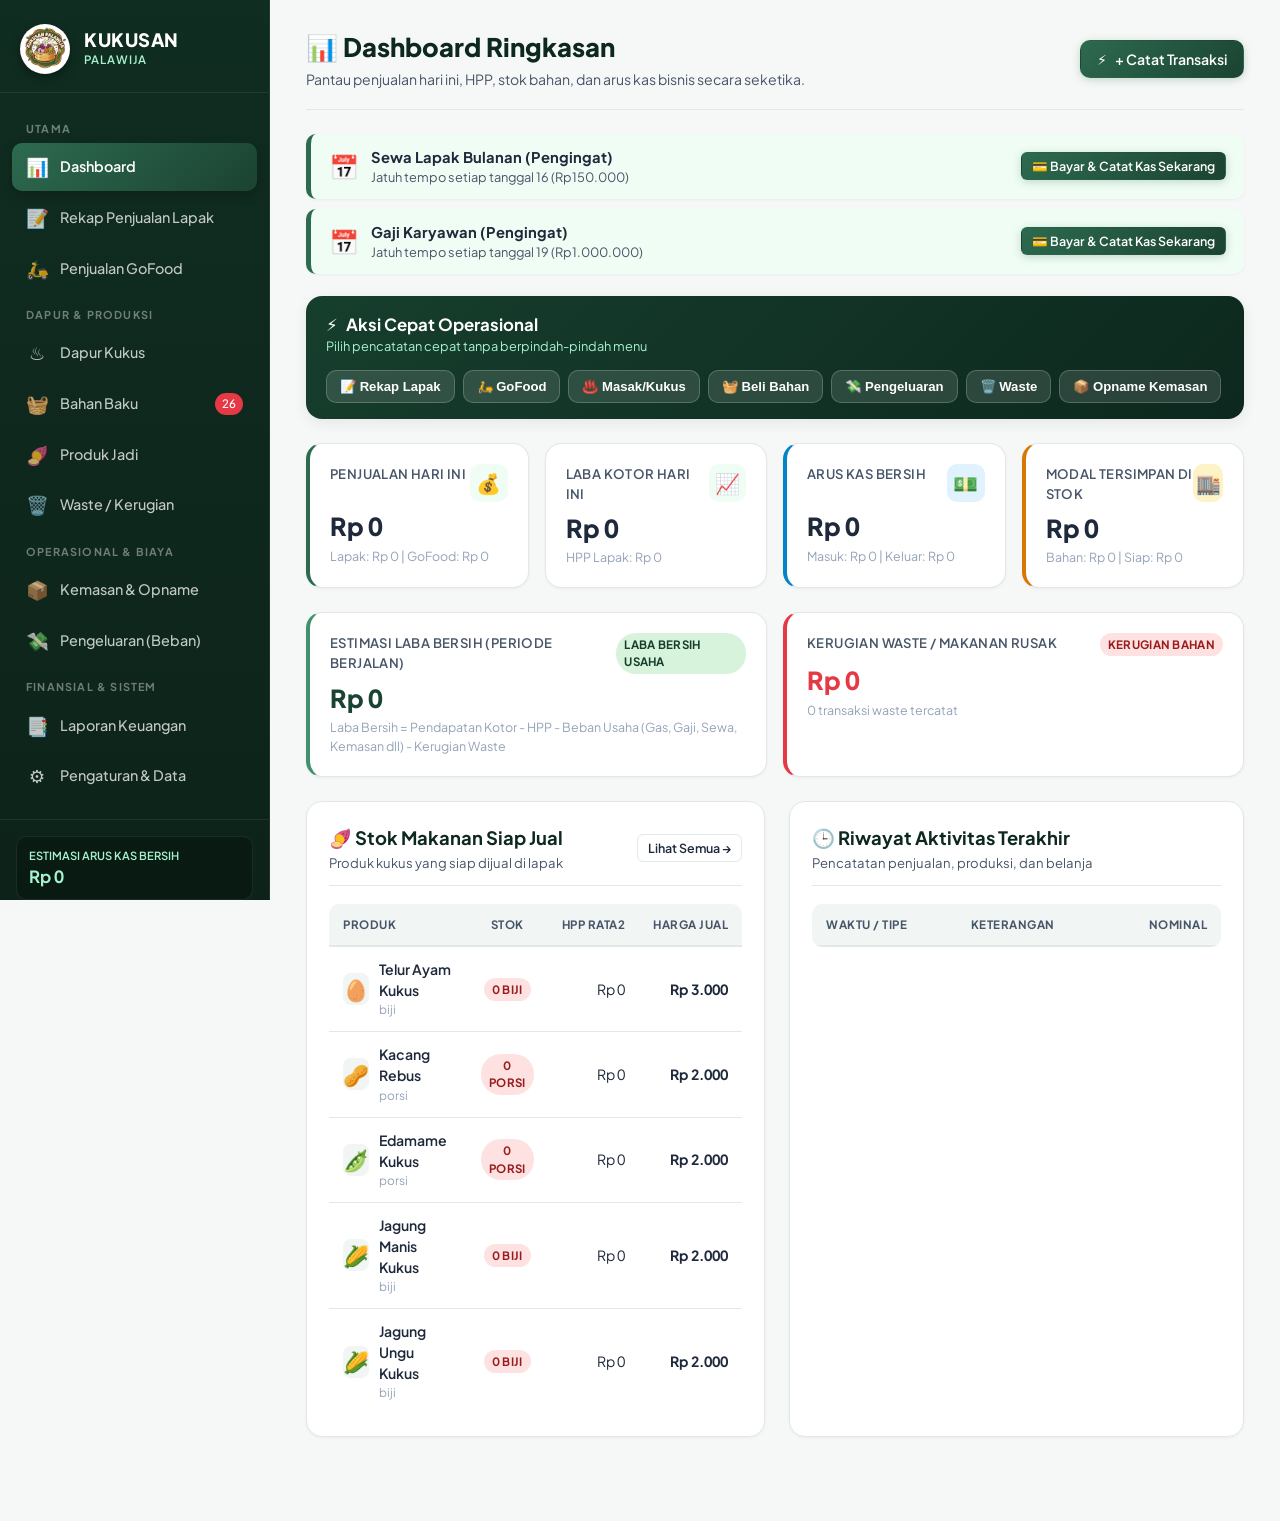
<file: index.html>
<!DOCTYPE html>
<html lang="id">
<head>
  <meta charset="UTF-8">
  <meta name="viewport" content="width=device-width, initial-scale=1.0">
  <title>KUKUSAN PALAWIJA - Sistem Operasional & Keuangan Cerdas</title>
  <meta name="description" content="Aplikasi pencatatan operasional, persediaan MWA, HPP, laba rugi, dan arus kas usaha Kukusan Palawija.">
  <link rel="stylesheet" href="css/style.css">
  <link rel="icon" type="image/png" href="assets/logo.png">
</head>
<body>

  <div class="app-wrapper">
    <!-- SIDEBAR NAVIGASI -->
    <aside class="app-sidebar" id="appSidebar">
      <div class="brand-header">
        <img src="assets/logo.png" alt="Logo Kukusan Palawija" class="brand-logo-img">
        <div class="brand-title">
          <h1>KUKUSAN</h1>
          <div class="brand-tagline">PALAWIJA</div>
        </div>
      </div>

      <ul class="nav-menu">
        <li class="nav-category">UTAMA</li>
        <li>
          <a class="nav-item active" data-view="dashboard" id="navDashboard">
            <span class="icon">📊</span>
            <span>Dashboard</span>
          </a>
        </li>
        <li>
          <a class="nav-item" data-view="pos" id="navPos">
            <span class="icon">📝</span>
            <span>Rekap Penjualan Lapak</span>
          </a>
        </li>
        <li>
          <a class="nav-item" data-view="gofood" id="navGofood">
            <span class="icon">🛵</span>
            <span>Penjualan GoFood</span>
          </a>
        </li>

        <li class="nav-category">DAPUR & PRODUKSI</li>
        <li>
          <a class="nav-item" data-view="production" id="navProduction">
            <span class="icon">♨️</span>
            <span>Dapur Kukus</span>
          </a>
        </li>
        <li>
          <a class="nav-item" data-view="raw" id="navRaw">
            <span class="icon">🧺</span>
            <span>Bahan Baku</span>
            <span class="nav-badge" id="badgeLowRaw" style="display:none;">0</span>
          </a>
        </li>
        <li>
          <a class="nav-item" data-view="finished" id="navFinished">
            <span class="icon">🍠</span>
            <span>Produk Jadi</span>
          </a>
        </li>
        <li>
          <a class="nav-item" data-view="waste" id="navWaste">
            <span class="icon">🗑️</span>
            <span>Waste / Kerugian</span>
          </a>
        </li>

        <li class="nav-category">OPERASIONAL & BIAYA</li>
        <li>
          <a class="nav-item" data-view="packaging" id="navPackaging">
            <span class="icon">📦</span>
            <span>Kemasan & Opname</span>
          </a>
        </li>
        <li>
          <a class="nav-item" data-view="expenses" id="navExpenses">
            <span class="icon">💸</span>
            <span>Pengeluaran (Beban)</span>
          </a>
        </li>

        <li class="nav-category">FINANSIAL & SISTEM</li>
        <li>
          <a class="nav-item" data-view="reports" id="navReports">
            <span class="icon">📑</span>
            <span>Laporan Keuangan</span>
          </a>
        </li>
        <li>
          <a class="nav-item" data-view="settings" id="navSettings">
            <span class="icon">⚙️</span>
            <span>Pengaturan & Data</span>
          </a>
        </li>
      </ul>

      <div class="sidebar-footer">
        <div class="quick-cash-display">
          <div class="quick-cash-label">Estimasi Arus Kas Bersih</div>
          <div class="quick-cash-val num" id="sidebarCashVal">Rp 0</div>
        </div>
        <div style="font-size:0.75rem; text-align:center; opacity:0.7;">
          Kukusan Palawija v1.0
        </div>
      </div>
    </aside>

    <!-- KONTEN UTAMA APLIKASI -->
    <main class="app-main" id="appMain">
      
      <!-- TOP HEADER BAR -->
      <header class="top-header">
        <div class="page-title-wrap">
          <h2 id="pageMainHeading">📊 Dashboard Ringkasan</h2>
          <p id="pageMainSub">Pantau penjualan hari ini, HPP, stok bahan, dan arus kas bisnis secara seketika.</p>
        </div>
        <div class="header-actions">
          <button class="btn btn-primary" id="btnQuickActionOpen">
            <span>⚡</span> + Catat Transaksi
          </button>
        </div>
      </header>

      <!-- ========================================================
           VIEW 1: DASHBOARD
           ======================================================== -->
      <section id="viewDashboard" class="view-section active">
        <!-- RECURRING ALERTS (GAJI TGL 19 & SEWA TGL 16) -->
        <div id="recurringAlertContainer" class="recurring-alert-container"></div>

        <!-- QUICK ACTION BAR -->
        <div class="quick-action-bar">
          <div class="quick-action-left">
            <h3><span>⚡</span> Aksi Cepat Operasional</h3>
            <p>Pilih pencatatan cepat tanpa berpindah-pindah menu</p>
          </div>
          <div class="quick-buttons-row">
            <button class="btn-quick" onclick="app.switchView('pos')">📝 Rekap Lapak</button>
            <button class="btn-quick" onclick="app.openModal('modalGoFood')">🛵 GoFood</button>
            <button class="btn-quick" onclick="app.openModal('modalProduction')">♨️ Masak/Kukus</button>
            <button class="btn-quick" onclick="app.openModal('modalPurchase')">🧺 Beli Bahan</button>
            <button class="btn-quick" onclick="app.openModal('modalExpense')">💸 Pengeluaran</button>
            <button class="btn-quick" onclick="app.openModal('modalWaste')">🗑️ Waste</button>
            <button class="btn-quick" onclick="app.openModal('modalPackagingAudit')">📦 Opname Kemasan</button>
          </div>
        </div>

        <!-- KPI SUMMARY CARDS -->
        <div class="stats-grid">
          <!-- Penjualan Hari Ini -->
          <div class="stat-card highlight-profit">
            <div class="stat-card-header">
              <span class="stat-card-title">Penjualan Hari Ini</span>
              <div class="stat-card-icon">💰</div>
            </div>
            <div class="stat-card-value num" id="dashTodaySales">Rp 0</div>
            <div class="stat-card-subtitle" id="dashTodaySalesSub">Lapak: Rp 0 | GoFood: Rp 0</div>
          </div>

          <!-- Laba Kotor Hari Ini -->
          <div class="stat-card">
            <div class="stat-card-header">
              <span class="stat-card-title">Laba Kotor Hari Ini</span>
              <div class="stat-card-icon">📈</div>
            </div>
            <div class="stat-card-value num" id="dashTodayGrossProfit">Rp 0</div>
            <div class="stat-card-subtitle" id="dashTodayHppSub">HPP Lapak: Rp 0</div>
          </div>

          <!-- Arus Kas Bersih (Bulan Ini) -->
          <div class="stat-card highlight-cash blue">
            <div class="stat-card-header">
              <span class="stat-card-title">Arus Kas Bersih</span>
              <div class="stat-card-icon">💵</div>
            </div>
            <div class="stat-card-value num" id="dashNetCashFlow">Rp 0</div>
            <div class="stat-card-subtitle" id="dashCashInOutSub">Masuk: Rp 0 | Keluar: Rp 0</div>
          </div>

          <!-- Modal Tersimpan di Stok -->
          <div class="stat-card highlight-stock gold">
            <div class="stat-card-header">
              <span class="stat-card-title">Modal Tersimpan di Stok</span>
              <div class="stat-card-icon">🏬</div>
            </div>
            <div class="stat-card-value num" id="dashTotalInventoryVal">Rp 0</div>
            <div class="stat-card-subtitle" id="dashInventorySplitSub">Bahan: Rp 0 | Siap Jual: Rp 0</div>
          </div>
        </div>

        <!-- SECOND ROW STATS: LABA BERSIH & KERUGIAN WASTE -->
        <div class="stats-grid" style="grid-template-columns: 1fr 1fr; margin-bottom: 24px;">
          <div class="stat-card" style="border-left: 4px solid var(--primary-500);">
            <div class="stat-card-header">
              <span class="stat-card-title">Estimasi Laba Bersih (Periode Berjalan)</span>
              <span class="badge badge-brand">Laba Bersih Usaha</span>
            </div>
            <div class="stat-card-value num" id="dashNetProfitVal" style="color:var(--primary-700)">Rp 0</div>
            <div class="stat-card-subtitle">
              Laba Bersih = Pendapatan Kotor - HPP - Beban Usaha (Gas, Gaji, Sewa, Kemasan dll) - Kerugian Waste
            </div>
          </div>

          <div class="stat-card highlight-waste accent">
            <div class="stat-card-header">
              <span class="stat-card-title">Kerugian Waste / Makanan Rusak</span>
              <span class="badge badge-danger">Kerugian Bahan</span>
            </div>
            <div class="stat-card-value num" id="dashWasteLossVal" style="color:var(--danger-600)">Rp 0</div>
            <div class="stat-card-subtitle" id="dashWasteItemsCount">
              0 insiden makanan rusak/basi tercatat
            </div>
          </div>
        </div>

        <!-- 2 COLUMNS: STOCK MONITOR & RECENT ACTIVITIES -->
        <div style="display: grid; grid-template-columns: 1fr 1fr; gap: 24px;">
          <!-- Card 1: Stok Siap Jual Terpopuler -->
          <div class="card">
            <div class="card-header">
              <div>
                <h3 class="card-title">🍠 Stok Makanan Siap Jual</h3>
                <div class="card-subtitle">Produk kukus yang siap dijual di lapak</div>
              </div>
              <button class="btn btn-secondary btn-sm" onclick="app.switchView('finished')">Lihat Semua →</button>
            </div>
            <div class="table-responsive">
              <table class="data-table">
                <thead>
                  <tr>
                    <th>Produk</th>
                    <th class="text-center">Stok</th>
                    <th class="text-right">HPP Rata2</th>
                    <th class="text-right">Harga Jual</th>
                  </tr>
                </thead>
                <tbody id="dashTopFinishedGoodsTable">
                  <!-- Populated by JS -->
                </tbody>
              </table>
            </div>
          </div>

          <!-- Card 2: Aktivitas Terakhir -->
          <div class="card">
            <div class="card-header">
              <div>
                <h3 class="card-title">🕒 Riwayat Aktivitas Terakhir</h3>
                <div class="card-subtitle">Pencatatan penjualan, produksi, dan belanja</div>
              </div>
            </div>
            <div class="table-responsive">
              <table class="data-table">
                <thead>
                  <tr>
                    <th>Waktu / Tipe</th>
                    <th>Keterangan</th>
                    <th class="text-right">Nominal</th>
                  </tr>
                </thead>
                <tbody id="dashRecentActivityTable">
                  <!-- Populated by JS -->
                </tbody>
              </table>
            </div>
          </div>
        </div>
      </section>

      <!-- ========================================================
           VIEW 2: REKAP PENJUALAN LAPAK (TUTUP HARIAN)
           ======================================================== -->
      <section id="viewPos" class="view-section">
        
        <!-- Bar Kontrol Rekap Harian Lapak -->
        <div class="card" style="margin-bottom: 20px;">
          <div class="card-header" style="margin-bottom:14px; padding-bottom:10px;">
            <div>
              <h3 class="card-title">📝 Rekap Penjualan & Tutup Harian Lapak</h3>
              <div class="card-subtitle">
                Cukup catat total uang hasil penjualan hari ini dan sisa stok fisik di lapak. Sistem otomatis menghitung jumlah produk terjual, HPP, serta laba kotor hari ini.
              </div>
            </div>
            <div style="display:flex; gap:10px; align-items:center;">
              <button class="btn btn-secondary btn-sm" type="button" onclick="app.setAllRekapZero()">
                ⚡ Tandai Semua Sisa = 0 (Habis)
              </button>
            </div>
          </div>

          <form id="formDailyClosing" onsubmit="app.handleDailyClosingSubmit(event)">
            <!-- Form Grid: Tanggal, Total Pendapatan, Metode Bayar -->
            <div class="form-row-3" style="margin-bottom: 16px;">
              <div class="form-group" style="margin-bottom:0;">
                <label class="form-label">📅 Tanggal Rekap / Tutup</label>
                <input type="date" id="rekapDate" class="form-control" required>
              </div>

              <div class="form-group" style="margin-bottom:0;">
                <label class="form-label">💵 Total Pendapatan Lapak (Rp) *</label>
                <input type="number" id="rekapTotalRevenue" class="form-control" placeholder="Contoh: 250000" min="0" required oninput="app.recalcDailyClosingTotals()" style="font-weight:700; font-size:1.05rem; color:var(--primary-800);">
                <div class="form-hint">Total uang tunai + QRIS yang masuk hari ini</div>
              </div>

              <div class="form-group" style="margin-bottom:0;">
                <label class="form-label">💳 Metode Penerimaan Kas</label>
                <select id="rekapPaymentMethod" class="form-select">
                  <option value="Tunai">💵 Tunai (Cash)</option>
                  <option value="QRIS">📱 QRIS / E-Wallet</option>
                  <option value="Campuran (Tunai + QRIS)">🔄 Campuran (Tunai + QRIS)</option>
                  <option value="Transfer">🏦 Transfer Bank</option>
                </select>
              </div>
            </div>

            <!-- Live KPI Summary Bar -->
            <div class="stats-grid" style="margin-bottom: 20px; grid-template-columns: repeat(auto-fit, minmax(200px, 1fr));">
              <div class="stat-card highlight-cash" style="padding:14px;">
                <div class="stat-card-title">Total Omset Lapak</div>
                <div class="stat-card-value num" id="rekapLiveOmset" style="font-size:1.35rem; color:var(--primary-800);">Rp 0</div>
                <div class="stat-card-subtitle">Pendapatan kotor hari ini</div>
              </div>
              <div class="stat-card gold" style="padding:14px;">
                <div class="stat-card-title">Total Terjual</div>
                <div class="stat-card-value num" id="rekapLiveQtySold" style="font-size:1.35rem; color:var(--accent-gold);">0 porsi</div>
                <div class="stat-card-subtitle">Selisih stok - sisa lapak</div>
              </div>
              <div class="stat-card accent" style="padding:14px;">
                <div class="stat-card-title">Total HPP Terjual</div>
                <div class="stat-card-value num" id="rekapLiveHpp" style="font-size:1.35rem; color:var(--accent-terracotta);">Rp 0</div>
                <div class="stat-card-subtitle">Beban modal produk terjual</div>
              </div>
              <div class="stat-card highlight-profit" style="padding:14px;">
                <div class="stat-card-title">Laba Kotor Lapak</div>
                <div class="stat-card-value num" id="rekapLiveGrossProfit" style="font-size:1.35rem; color:var(--primary-700);">Rp 0</div>
                <div class="stat-card-subtitle" id="rekapLiveMarginPct">Margin: 0%</div>
              </div>
            </div>

            <!-- Tabel Pengecekan Sisa Stok & Terjual -->
            <div class="card-header" style="margin-bottom:10px; padding-bottom:8px; border-bottom:1px solid var(--border-light);">
              <div>
                <h4 style="font-size:0.95rem; font-weight:700; color:var(--text-primary);">
                  📦 Cek Sisa Produk di Lapak
                </h4>
                <span style="font-size:0.8rem; color:var(--text-muted);" id="rekapTableSubHint">
                  Hanya menampilkan menu yang memiliki stok siap jual. Cukup isi sisa produk di lapak.
                </span>
              </div>
              <div style="display:flex; gap:8px;">
                <button type="button" class="btn btn-secondary btn-sm" id="btnToggleShowAllRekap" onclick="app.toggleShowAllRekapProducts()">
                  👁️ Tampilkan Semua Menu
                </button>
              </div>
            </div>

            <div class="table-responsive" style="margin-bottom: 20px;">
              <table class="data-table">
                <thead>
                  <tr>
                    <th>Menu Produk</th>
                    <th class="text-center" style="width:140px;">Stok Siap Jual</th>
                    <th class="text-center" style="width:180px; background:rgba(64,145,108,0.08);">Sisa di Lapak (Fisik)</th>
                    <th class="text-center" style="width:140px;">Terjual (Selisih)</th>
                    <th class="text-center" style="width:120px;">Aksi Cepat</th>
                  </tr>
                </thead>
                <tbody id="dailyClosingTableBody">
                  <!-- Populated by JS -->
                </tbody>
              </table>
            </div>

            <div class="form-group" style="margin-bottom: 16px;">
              <label class="form-label">Catatan Rekap Harian (Opsional)</label>
              <input type="text" id="rekapNotes" class="form-control" placeholder="Contoh: Lapak ramai saat sore, cuaca cerah">
            </div>

            <div style="display:flex; justify-content:flex-end; gap:12px;">
              <button type="submit" class="btn btn-primary btn-lg" style="padding:12px 28px;">
                ✅ Simpan Rekap Penjualan & Update Sisa Stok
              </button>
            </div>
          </form>
        </div>

        <!-- Riwayat Rekap Penjualan Harian Lapak -->
        <div class="card">
          <div class="card-header">
            <div>
              <h3 class="card-title">📋 Riwayat Rekap Penjualan Harian Lapak</h3>
              <div class="card-subtitle">Daftar penutupan rekap harian beserta omset, total HPP, dan laba kotor yang diperoleh</div>
            </div>
          </div>
          <div class="table-responsive">
            <table class="data-table">
              <thead>
                <tr>
                  <th>No Rekap</th>
                  <th>Tanggal & Jam</th>
                  <th>Rincian Produk Terjual</th>
                  <th class="text-right">Total Omset</th>
                  <th class="text-right">Total HPP</th>
                  <th class="text-right">Laba Kotor</th>
                  <th>Metode Bayar</th>
                  <th class="text-center">Aksi</th>
                </tr>
              </thead>
              <tbody id="dailyClosingHistoryTableBody">
                <!-- Populated by JS -->
              </tbody>
            </table>
          </div>
        </div>

      </section>

      <!-- ========================================================
           VIEW 3: PENJUALAN GOFOOD (RINGKAS)
           ======================================================== -->
      <section id="viewGofood" class="view-section">
        <div class="card">
          <div class="card-header">
            <div>
              <h3 class="card-title">🛵 Pencatatan Penjualan GoFood</h3>
              <div class="card-subtitle">Cukup catat total uang bersih yang murni Anda terima di aplikasi GoPay / GoBiz</div>
            </div>
            <button class="btn btn-gofood" onclick="app.openModal('modalGoFood')">
              + Catat Rekap GoFood
            </button>
          </div>

          <div class="stats-grid" style="grid-template-columns: repeat(auto-fit, minmax(220px, 1fr)); margin-bottom:20px;">
            <div class="stat-card highlight-profit">
              <span class="stat-card-title">Total Uang Bersih Diterima</span>
              <div class="stat-card-value num" id="gfTotalNet" style="color:var(--gofood-green)">Rp 0</div>
              <div class="stat-card-subtitle">Uang riil yang masuk dari GoFood</div>
            </div>
            <div class="stat-card gold">
              <span class="stat-card-title">Total Transaksi / Pesanan</span>
              <div class="stat-card-value num" id="gfTotalOrders">0 order</div>
              <div class="stat-card-subtitle">Akumulasi pesanan GoFood</div>
            </div>
          </div>

          <div class="table-responsive">
            <table class="data-table">
              <thead>
                <tr>
                  <th>No Pesanan</th>
                  <th>Tanggal</th>
                  <th class="text-center">Jumlah Order</th>
                  <th class="text-right">Total Uang Diterima Bersih</th>
                  <th>Metode Masuk</th>
                  <th>Catatan</th>
                  <th class="text-center">Aksi</th>
                </tr>
              </thead>
              <tbody id="gofoodTableBody">
                <!-- Populated by JS -->
              </tbody>
            </table>
          </div>
        </div>
      </section>

      <!-- ========================================================
           VIEW 4: DAPUR KUKUS (PRODUKSI & MWA HPP)
           ======================================================== -->
      <section id="viewProduction" class="view-section">
        <div class="card">
          <div class="card-header">
            <div>
              <h3 class="card-title">♨️ Proses Produksi Dapur Kukus</h3>
              <div class="card-subtitle">Konversi bahan baku mentah menjadi produk jadi siap jual dengan alokasi biaya multi-hasil dan MWA HPP</div>
            </div>
            <button class="btn btn-primary" onclick="app.openModal('modalProduction')">
              + Catat Masak / Kukus Baru
            </button>
          </div>

          <div class="alert-card info" style="margin-bottom:20px;">
            <div class="alert-card-left">
              <span class="alert-icon">💡</span>
              <div class="alert-card-text">
                <h4>Prinsip Produksi Kukusan Palawija</h4>
                <p>Hasil aktual dicatat nyata (misal 2 kg telur menghasilkan 20 butir matang). Jika 1 proses menghasilkan 2 produk sekaligus (misal Edamame & Kacang), biaya dialokasikan berdasarkan persentase (total wajib 100%).</p>
              </div>
            </div>
          </div>

          <div class="table-responsive">
            <table class="data-table">
              <thead>
                <tr>
                  <th>Batch</th>
                  <th>Tanggal</th>
                  <th>Bahan Baku Digunakan</th>
                  <th>Biaya Tambahan</th>
                  <th class="text-right">Total Biaya Batch</th>
                  <th>Hasil Produk & Alokasi</th>
                  <th>HPP Per Unit Dihasilkan</th>
                  <th class="text-center">Aksi</th>
                </tr>
              </thead>
              <tbody id="productionTableBody">
                <!-- Populated by JS -->
              </tbody>
            </table>
          </div>
        </div>
      </section>

      <!-- ========================================================
           VIEW 5: BAHAN BAKU & PEMBELIAN (MOVING AVERAGE)
           ======================================================== -->
      <section id="viewRaw" class="view-section">
        <div class="card">
          <div class="card-header">
            <div>
              <h3 class="card-title">🧺 Master Stok Bahan Baku</h3>
              <div class="card-subtitle">Stok dinilai menggunakan metode Moving Weighted Average (MWA)</div>
            </div>
            <div style="display:flex; gap:10px;">
              <button class="btn btn-secondary" onclick="app.openModal('modalAddRaw')">
                + Tambah Bahan Baru
              </button>
              <button class="btn btn-primary" onclick="app.openModal('modalPurchase')">
                + Catat Pembelian Bahan
              </button>
            </div>
          </div>

          <div class="table-responsive">
            <table class="data-table">
              <thead>
                <tr>
                  <th>Bahan Baku</th>
                  <th>Satuan</th>
                  <th class="text-center">Stok Saat Ini</th>
                  <th class="text-right">Harga Rata2 (MWA)</th>
                  <th class="text-right">Nilai Persediaan</th>
                  <th class="text-center">Status</th>
                  <th class="text-center">Aksi</th>
                </tr>
              </thead>
              <tbody id="rawMaterialsTableBody">
                <!-- Populated by JS -->
              </tbody>
            </table>
          </div>
        </div>

        <!-- Riwayat Pembelian Bahan Baku -->
        <div class="card">
          <div class="card-header">
            <h3 class="card-title">📜 Riwayat Pembelian Bahan Baku & Kemasan</h3>
          </div>
          <div class="table-responsive">
            <table class="data-table">
              <thead>
                <tr>
                  <th>Tanggal</th>
                  <th>Tipe</th>
                  <th>Item</th>
                  <th class="text-center">Jumlah</th>
                  <th class="text-right">Harga Beli</th>
                  <th class="text-right">Total Bayar (Kas Keluar)</th>
                  <th>Supplier</th>
                  <th>Metode Bayar</th>
                  <th>Catatan</th>
                  <th class="text-center">Aksi</th>
                </tr>
              </thead>
              <tbody id="purchasesTableBody">
                <!-- Populated by JS -->
              </tbody>
            </table>
          </div>
        </div>
      </section>

      <!-- ========================================================
           VIEW 6: PRODUK JADI (STOK & HPP)
           ======================================================== -->
      <section id="viewFinished" class="view-section">
        <div class="card">
          <div class="card-header">
            <div>
              <h3 class="card-title">🍠 Daftar Produk Siap Jual</h3>
              <div class="card-subtitle">Stok makanan matang hasil kukusan beserta HPP dan harga jual</div>
            </div>
            <button class="btn btn-primary" onclick="app.openModal('modalAddProduct')">
              + Tambah Menu Baru
            </button>
          </div>

          <div class="table-responsive">
            <table class="data-table">
              <thead>
                <tr>
                  <th>Menu Produk</th>
                  <th>Satuan</th>
                  <th class="text-center">Stok Siap Jual</th>
                  <th class="text-right">HPP Rata2 (MWA)</th>
                  <th class="text-right">Harga Jual</th>
                  <th class="text-right">Margin Laba / Unit</th>
                  <th class="text-right">Nilai Total Stok</th>
                  <th class="text-center">Aksi</th>
                </tr>
              </thead>
              <tbody id="finishedGoodsTableBody">
                <!-- Populated by JS -->
              </tbody>
            </table>
          </div>
        </div>
      </section>

      <!-- ========================================================
           VIEW 7: WASTE / KERUGIAN MAKANAN RUSAK
           ======================================================== -->
      <section id="viewWaste" class="view-section">
        <div class="card">
          <div class="card-header">
            <div>
              <h3 class="card-title">🗑️ Pencatatan Kerugian Waste (Makanan Rusak / Basi)</h3>
              <div class="card-subtitle">Mencatat produk jadi yang dibuang/rusak dan menghitung nilai kerugian berdasarkan HPP</div>
            </div>
            <button class="btn btn-danger" onclick="app.openModal('modalWaste')">
              + Catat Waste Baru
            </button>
          </div>

          <div class="stats-grid" style="grid-template-columns: 1fr 1fr; margin-bottom:20px;">
            <div class="stat-card accent">
              <span class="stat-card-title">Total Nilai Kerugian Waste</span>
              <div class="stat-card-value num" id="wasteTotalLossVal" style="color:var(--danger-600)">Rp 0</div>
              <div class="stat-card-subtitle">Nilai rupiah produk terbuang yang membebani laba bersih</div>
            </div>
            <div class="stat-card">
              <span class="stat-card-title">Total Jumlah Item Terbuang</span>
              <div class="stat-card-value num" id="wasteTotalQtyVal">0 item</div>
              <div class="stat-card-subtitle">Total biji/porsi produk jadi yang tidak layak jual</div>
            </div>
          </div>

          <div class="table-responsive">
            <table class="data-table">
              <thead>
                <tr>
                  <th>Tanggal</th>
                  <th>Produk</th>
                  <th class="text-center">Jumlah Rusak</th>
                  <th class="text-right">HPP per Unit</th>
                  <th class="text-right">Total Nilai Kerugian</th>
                  <th>Alasan Rusak</th>
                  <th>Catatan</th>
                  <th class="text-center">Aksi</th>
                </tr>
              </thead>
              <tbody id="wasteTableBody">
                <!-- Populated by JS -->
              </tbody>
            </table>
          </div>
        </div>
      </section>

      <!-- ========================================================
           VIEW 8: KEMASAN & STOCK OPNAME BERKALA
           ======================================================== -->
      <section id="viewPackaging" class="view-section">
        <div class="card">
          <div class="card-header">
            <div>
              <h3 class="card-title">📦 Pengelolaan Kemasan & Stock Opname Berkala</h3>
              <div class="card-subtitle">Mika, sticker, plastik dll. dihitung pemakaiannya lewat opname berkala agar tidak merepotkan kasir tiap transaksi</div>
            </div>
            <div style="display:flex; gap:10px;">
              <button class="btn btn-secondary" onclick="app.openModal('modalAddPackaging')">
                + Tambah Jenis Kemasan
              </button>
              <button class="btn btn-primary" onclick="app.openModal('modalPackagingAudit')">
                📋 Catat Stock Opname
              </button>
            </div>
          </div>

          <div class="alert-card info" style="margin-bottom:20px;">
            <div class="alert-card-left">
              <span class="alert-icon">📦</span>
              <div class="alert-card-text">
                <h4>Rumus Stock Opname Berkala</h4>
                <p>Estimasi Pemakaian = Stok Awal + Total Pembelian Baru - Stok Fisik Aktual. Nilai rupiah kemasan terpakai otomatis masuk ke Beban Usaha pada laporan Laba Rugi.</p>
              </div>
            </div>
          </div>

          <div class="table-responsive">
            <table class="data-table">
              <thead>
                <tr>
                  <th>Kemasan</th>
                  <th>Satuan</th>
                  <th class="text-center">Stok Saat Ini</th>
                  <th class="text-right">Biaya Rata2</th>
                  <th class="text-right">Nilai Persediaan</th>
                  <th class="text-center">Status</th>
                  <th class="text-center">Aksi</th>
                </tr>
              </thead>
              <tbody id="packagingTableBody">
                <!-- Populated by JS -->
              </tbody>
            </table>
          </div>
        </div>

        <!-- Riwayat Audit Stock Opname Kemasan -->
        <div class="card">
          <div class="card-header">
            <h3 class="card-title">📜 Riwayat Audit Opname Kemasan</h3>
          </div>
          <div class="table-responsive">
            <table class="data-table">
              <thead>
                <tr>
                  <th>Tanggal</th>
                  <th>Periode Opname</th>
                  <th>Rincian Kemasan (Awal → Fisik = Terpakai)</th>
                  <th class="text-right">Nilai Biaya Pemakaian</th>
                  <th>Catatan</th>
                </tr>
              </thead>
              <tbody id="packagingAuditTableBody">
                <!-- Populated by JS -->
              </tbody>
            </table>
          </div>
        </div>
      </section>

      <!-- ========================================================
           VIEW 9: PENGELUARAN USAHA & GAS PERSENTASE
           ======================================================== -->
      <section id="viewExpenses" class="view-section">
        <div class="card">
          <div class="card-header">
            <div>
              <h3 class="card-title">💸 Pengeluaran Usaha (Beban Operasional)</h3>
              <div class="card-subtitle">Gaji, sewa lapak, gas (alokasi rumah vs usaha), listrik, transportasi, dll.</div>
            </div>
            <button class="btn btn-primary" onclick="app.openModal('modalExpense')">
              + Catat Pengeluaran Baru
            </button>
          </div>

          <div class="alert-card warning" style="margin-bottom:20px;">
            <div class="alert-card-left">
              <span class="alert-icon">⚖️</span>
              <div class="alert-card-text">
                <h4>Aturan Pemisahan Beban Gas & Kas</h4>
                <p>Gas Dalam Rumah dihitung 60% beban usaha (40% keperluan dapur rumah). Pengeluaran kas tetap keluar 100%, namun beban usaha pada laba rugi hanya dicatat porsi usaha.</p>
              </div>
            </div>
          </div>

          <div class="table-responsive">
            <table class="data-table">
              <thead>
                <tr>
                  <th>Tanggal</th>
                  <th>Kategori</th>
                  <th>Lokasi</th>
                  <th class="text-center">% Usaha</th>
                  <th class="text-right">Total Kas Keluar</th>
                  <th class="text-right">Beban Usaha</th>
                  <th class="text-right">Pribadi / Prive</th>
                  <th>Metode Bayar</th>
                  <th>Catatan</th>
                  <th class="text-center">Aksi</th>
                </tr>
              </thead>
              <tbody id="expensesTableBody">
                <!-- Populated by JS -->
              </tbody>
            </table>
          </div>
        </div>
      </section>

      <!-- ========================================================
           VIEW 10: LAPORAN KEUANGAN LENGKAP
           ======================================================== -->
      <section id="viewReports" class="view-section">
        <!-- Date filter bar -->
        <div class="report-filter-bar">
          <div style="display:flex; align-items:center; gap:12px; flex-wrap:wrap;">
            <label style="font-weight:700; font-size:0.88rem;">Filter Periode:</label>
            <button class="btn btn-secondary btn-sm active" id="btnFilterToday" onclick="app.setReportPeriod('today')">Hari Ini</button>
            <button class="btn btn-secondary btn-sm" id="btnFilterWeek" onclick="app.setReportPeriod('this_week')">7 Hari</button>
            <button class="btn btn-secondary btn-sm" id="btnFilterMonth" onclick="app.setReportPeriod('this_month')">Bulan Ini</button>
            <button class="btn btn-secondary btn-sm" id="btnFilterAll" onclick="app.setReportPeriod('all')">Semua</button>
          </div>
          <div style="display:flex; align-items:center; gap:8px;">
            <input type="date" id="reportStartDate" class="form-control" style="width:140px; padding:6px 10px;" onchange="app.setReportCustomDate()">
            <span>s/d</span>
            <input type="date" id="reportEndDate" class="form-control" style="width:140px; padding:6px 10px;" onchange="app.setReportCustomDate()">
            <button class="btn btn-primary btn-sm" onclick="window.print()">🖨️ Cetak Laporan</button>
            <button class="btn btn-secondary btn-sm" onclick="app.exportReportCsv()">📥 Unduh CSV</button>
          </div>
        </div>

        <!-- 1. LAPORAN LABA RUGI (INCOME STATEMENT) -->
        <div class="financial-statement">
          <div class="statement-title">
            <h3>LAPORAN LABA RUGI</h3>
            <p>Kukusan Palawija — Periode: <span id="reportPeriodDisplay">Bulan Ini</span></p>
          </div>

          <!-- Bagian Pendapatan -->
          <div class="statement-row header">
            <span>I. PENDAPATAN USAHA</span>
            <span></span>
          </div>
          <div class="statement-row indent">
            <span>Penjualan Bersih Lapak</span>
            <span id="repLapakRev" class="num">Rp 0</span>
          </div>
          <div class="statement-row indent">
            <span>Penjualan GoFood (Uang Bersih Diterima)</span>
            <span id="repGofoodNet" class="num">Rp 0</span>
          </div>
          <div class="statement-row subtotal">
            <span>TOTAL PENDAPATAN USAHA</span>
            <span id="repTotalRev" class="num" style="color:var(--primary-700)">Rp 0</span>
          </div>

          <!-- Bagian HPP -->
          <div class="statement-row header">
            <span>II. HARGA POKOK PENJUALAN (HPP)</span>
            <span></span>
          </div>
          <div class="statement-row indent">
            <span>HPP Produk Terjual di Lapak</span>
            <span id="repHppLapak" class="num">Rp 0</span>
          </div>
          <div class="statement-row subtotal">
            <span>TOTAL HPP</span>
            <span id="repTotalHpp" class="num" style="color:var(--danger-600)">Rp 0</span>
          </div>

          <!-- LABA KOTOR -->
          <div class="statement-row" style="font-size:1.1rem; font-weight:800; background:#f0fdf4; padding:10px 12px; border-radius:6px; margin:12px 0;">
            <span>LABA KOTOR (GROSS PROFIT)</span>
            <span id="repGrossProfit" class="num" style="color:var(--primary-800)">Rp 0</span>
          </div>

          <!-- Bagian Beban Operasional -->
          <div class="statement-row header">
            <span>III. BEBAN OPERASIONAL USAHA</span>
            <span></span>
          </div>
          <div id="repExpenseBreakdownRows">
            <!-- Populated by JS -->
          </div>
          <div class="statement-row subtotal">
            <span>TOTAL BEBAN OPERASIONAL</span>
            <span id="repTotalExpenses" class="num" style="color:var(--danger-600)">Rp 0</span>
          </div>

          <!-- Bagian Waste -->
          <div class="statement-row header">
            <span>IV. KERUGIAN WASTE / MAKANAN RUSAK</span>
            <span></span>
          </div>
          <div class="statement-row indent">
            <span>Beban Kerugian Produk Rusak/Basi</span>
            <span id="repWasteLoss" class="num">Rp 0</span>
          </div>

          <!-- LABA BERSIH -->
          <div class="statement-row grand-total" id="repNetProfitRow">
            <span>LABA BERSIH (NET PROFIT)</span>
            <span id="repNetProfit" class="num">Rp 0</span>
          </div>
        </div>

        <!-- 2. LAPORAN ARUS KAS (CASH FLOW) -->
        <div class="financial-statement">
          <div class="statement-title">
            <h3>LAPORAN ARUS KAS (CASH FLOW)</h3>
            <p>Arus Uang Riil Masuk & Keluar Kas</p>
          </div>

          <div class="statement-row header">
            <span>ARUS KAS MASUK</span>
            <span></span>
          </div>
          <div class="statement-row indent">
            <span>Penerimaan Penjualan Lapak</span>
            <span id="repCashInLapak" class="num">Rp 0</span>
          </div>
          <div class="statement-row indent">
            <span>Penerimaan Bersih GoFood</span>
            <span id="repCashInGofood" class="num">Rp 0</span>
          </div>
          <div class="statement-row subtotal">
            <span>TOTAL UANG MASUK</span>
            <span id="repTotalCashIn" class="num" style="color:var(--primary-700)">Rp 0</span>
          </div>

          <div class="statement-row header">
            <span>ARUS KAS KELUAR</span>
            <span></span>
          </div>
          <div class="statement-row indent">
            <span>Pembelian Bahan Baku</span>
            <span id="repCashOutRaw" class="num">Rp 0</span>
          </div>
          <div class="statement-row indent">
            <span>Pembelian Kemasan</span>
            <span id="repCashOutPack" class="num">Rp 0</span>
          </div>
          <div class="statement-row indent">
            <span>Pengeluaran Kas Operasional & Lainnya (100% Kas)</span>
            <span id="repCashOutExp" class="num">Rp 0</span>
          </div>
          <div class="statement-row subtotal">
            <span>TOTAL UANG KELUAR</span>
            <span id="repTotalCashOut" class="num" style="color:var(--danger-600)">Rp 0</span>
          </div>

          <div class="statement-row grand-total" id="repNetCashRow">
            <span>SURPLUS / DEFISIT KAS BERSIH</span>
            <span id="repNetCashFlow" class="num">Rp 0</span>
          </div>
        </div>

        <!-- 3. POSISI MODAL DALAM PERSEDIAAN -->
        <div class="financial-statement">
          <div class="statement-title">
            <h3>NILAI MODAL DALAM PERSEDIAAN (STOK)</h3>
            <p>Aset Barang Berdasarkan Nilai Moving Weighted Average</p>
          </div>

          <div class="statement-row">
            <span>Nilai Persediaan Bahan Baku Mentah</span>
            <span id="repValRaw" class="num">Rp 0</span>
          </div>
          <div class="statement-row">
            <span>Nilai Persediaan Produk Jadi Siap Jual</span>
            <span id="repValFinished" class="num">Rp 0</span>
          </div>
          <div class="statement-row">
            <span>Nilai Persediaan Kemasan</span>
            <span id="repValPackaging" class="num">Rp 0</span>
          </div>
          <div class="statement-row grand-total">
            <span>TOTAL MODAL TERSIMPAN DI STOK</span>
            <span id="repValTotal" class="num">Rp 0</span>
          </div>
        </div>
      </section>

      <!-- ========================================================
           VIEW 11: PENGATURAN & BACKUP DATA
           ======================================================== -->
      <section id="viewSettings" class="view-section">
        <div class="card" style="max-width:800px; margin:0 auto 24px;">
          <div class="card-header">
            <h3 class="card-title">⚙️ Konfigurasi Usaha & Pengingat Rutin</h3>
          </div>
          <form id="formSettings" onsubmit="app.saveSettings(event)">
            <div class="form-group">
              <label class="form-label">Nama Usaha</label>
              <input type="text" id="settingBizName" class="form-control" value="Kukusan Palawija">
            </div>
            <div class="form-row">
              <div class="form-group">
                <label class="form-label">Tanggal Jatuh Tempo Gaji Karyawan</label>
                <input type="number" id="settingSalaryDay" class="form-control" min="1" max="31" value="19">
                <div class="form-hint">Standar: Tanggal 19 setiap bulan</div>
              </div>
              <div class="form-group">
                <label class="form-label">Nominal Gaji Rutin (Rp)</label>
                <input type="number" id="settingSalaryAmount" class="form-control" value="1000000">
              </div>
            </div>
            <div class="form-row">
              <div class="form-group">
                <label class="form-label">Tanggal Jatuh Tempo Sewa Lapak</label>
                <input type="number" id="settingRentDay" class="form-control" min="1" max="31" value="16">
                <div class="form-hint">Standar: Tanggal 16 setiap bulan</div>
              </div>
              <div class="form-group">
                <label class="form-label">Nominal Sewa Lapak (Rp)</label>
                <input type="number" id="settingRentAmount" class="form-control" value="150000">
              </div>
            </div>
            <button type="submit" class="btn btn-primary">Simpan Konfigurasi</button>
          </form>
        </div>

        <!-- Backup & Pulihkan Data -->
        <div class="card" style="max-width:800px; margin:0 auto;">
          <div class="card-header">
            <h3 class="card-title">💾 Cadangan (Backup) & Pulihkan Data</h3>
          </div>
          <p style="font-size:0.88rem; color:var(--text-secondary); margin-bottom:16px;">
            Semua data tersimpan dengan aman di browser lokal Anda. Anda dapat mengunduh berkas cadangan JSON kapan saja atau memuat kembali jika berpindah perangkat.
          </p>
          <div style="display:flex; gap:12px; flex-wrap:wrap;">
            <button class="btn btn-secondary" onclick="app.downloadBackupJson()">
              📥 Unduh Cadangan Data (JSON)
            </button>
            <label class="btn btn-secondary" style="cursor:pointer; margin:0;">
              📤 Pulihkan Data dari JSON
              <input type="file" id="importJsonFileInput" accept=".json" style="display:none;" onchange="app.importBackupJson(event)">
            </label>
            <button class="btn btn-danger" onclick="app.resetToCleanConfirm()">
              🧹 Kosongkan Semua Catatan & Stok (Set ke 0)
            </button>
          </div>
        </div>
      </section>

    </main>
  </div>

  <!-- ========================================================
       MODAL DIALOGS
       ======================================================== -->

  <!-- MODAL: PEMBELIAN BAHAN BAKU / KEMASAN -->
  <div class="modal-backdrop" id="modalPurchase">
    <div class="modal-dialog">
      <div class="modal-header">
        <h3 class="modal-title">🧺 Catat Pembelian Bahan / Kemasan</h3>
        <button class="btn-close" onclick="app.closeModal('modalPurchase')">&times;</button>
      </div>
      <form id="formPurchase" onsubmit="app.handlePurchaseSubmit(event)">
        <div class="modal-body">
          <div class="form-row">
            <div class="form-group">
              <label class="form-label">Tanggal Pembelian</label>
              <input type="date" id="pchDate" class="form-control" required>
            </div>
            <div class="form-group">
              <label class="form-label">Tipe Pembelian</label>
              <select id="pchType" class="form-select" onchange="app.populatePurchaseItemsDropdown()">
                <option value="raw">Bahan Baku Makanan</option>
                <option value="packaging">Kemasan & Perlengkapan</option>
              </select>
            </div>
          </div>

          <div class="form-group">
            <label class="form-label">Pilih Item</label>
            <select id="pchItemId" class="form-select" required onchange="app.updatePurchaseUnitLabel()">
              <!-- Dynamic items -->
            </select>
          </div>

          <div class="form-row">
            <div class="form-group">
              <label class="form-label">Jumlah / Qty (<span id="pchUnitDisplay">kg</span>)</label>
              <input type="number" step="0.01" id="pchQty" class="form-control" required placeholder="Contoh: 2" oninput="app.calculatePurchaseTotal()">
            </div>
            <div class="form-group">
              <label class="form-label">Harga Satuan (Rp)</label>
              <input type="number" id="pchUnitPrice" class="form-control" required placeholder="Contoh: 30000" oninput="app.calculatePurchaseTotal()">
            </div>
          </div>

          <div class="alert-card info" style="margin-bottom:14px; padding:10px 14px;">
            <div class="alert-card-left">
              <span class="alert-icon">💡</span>
              <div class="alert-card-text">
                <div style="font-weight:700; font-size:0.85rem;">Total Kas Keluar: <span id="pchTotalDisplay" class="num">Rp 0</span></div>
                <div style="font-size:0.75rem; color:var(--text-secondary);">Harga rata-rata (MWA) akan dihitung otomatis saat disimpan.</div>
              </div>
            </div>
          </div>

          <div class="form-row">
            <div class="form-group">
              <label class="form-label">Supplier / Tempat Beli</label>
              <input type="text" id="pchSupplier" class="form-control" placeholder="Toko Berkah / Pasar">
            </div>
            <div class="form-group">
              <label class="form-label">Metode Pembayaran</label>
              <select id="pchPaymentMethod" class="form-select">
                <option value="Tunai">💵 Kas Tunai</option>
                <option value="Transfer">🏦 Transfer / QRIS</option>
              </select>
            </div>
          </div>

          <div class="form-group">
            <label class="form-label">Catatan Tambahan</label>
            <input type="text" id="pchNotes" class="form-control" placeholder="Keterangan opsional">
          </div>
        </div>
        <div class="modal-footer">
          <button type="button" class="btn btn-secondary" onclick="app.closeModal('modalPurchase')">Batal</button>
          <button type="submit" class="btn btn-primary">Simpan Pembelian</button>
        </div>
      </form>
    </div>
  </div>

  <!-- MODAL: PROSES PRODUKSI (DAPUR KUKUS) -->
  <div class="modal-backdrop" id="modalProduction">
    <div class="modal-dialog" style="max-width:840px;">
      <div class="modal-header">
        <h3 class="modal-title">♨️ Catat Proses Produksi (Dapur Kukus)</h3>
        <button class="btn-close" onclick="app.closeModal('modalProduction')">&times;</button>
      </div>
      <form id="formProduction" onsubmit="app.handleProductionSubmit(event)">
        <div class="modal-body">
          <div class="form-row">
            <div class="form-group">
              <label class="form-label">Tanggal Masak</label>
              <input type="date" id="prdDate" class="form-control" required>
            </div>
            <div class="form-group">
              <label class="form-label">Biaya Tambahan (Bumbu/Garam/Air) (Rp)</label>
              <input type="number" id="prdAdditionalCost" class="form-control" value="0" oninput="app.recalcProductionTotals()">
            </div>
          </div>

          <!-- Tabel Masak Terpadu & Simpel -->
          <div class="repeater-box" style="background:#fff; border:1px solid var(--border-light); padding:16px;">
            <div class="repeater-header" style="border-bottom:1px solid var(--border-light); padding-bottom:10px; margin-bottom:12px;">
              <div>
                <span style="font-size:0.95rem; font-weight:700; color:var(--primary-900);">🍲 DAFTAR MENU YANG DIKUKUS</span>
                <div style="font-size:0.75rem; color:var(--text-secondary); font-weight:normal; margin-top:2px;">
                  Pilih bahan mentah & isi jumlahnya. Hasil matang otomatis terisi sama & tetap bisa diubah jika ada yang susut.
                </div>
              </div>
              <button type="button" class="btn btn-primary btn-sm" onclick="app.addProductionRow()">+ Tambah Menu</button>
            </div>

            <div class="table-responsive">
              <table class="data-table" style="font-size:0.86rem;">
                <thead>
                  <tr>
                    <th style="min-width:180px;">Bahan Mentah Dipakai</th>
                    <th style="width:110px;" class="text-center">Jumlah Mentah</th>
                    <th style="min-width:180px;">Menjadi Menu Matang</th>
                    <th style="width:110px;" class="text-center">Hasil Matang</th>
                    <th style="min-width:110px;" class="text-right">Est. HPP/Unit</th>
                    <th style="width:36px;" class="text-center"></th>
                  </tr>
                </thead>
                <tbody id="prdUnifiedRowsContainer">
                  <!-- Dynamic unified rows -->
                </tbody>
              </table>
            </div>
          </div>

          <!-- Ringkasan Biaya Produksi Batch -->
          <div class="alert-card info" style="margin-top:14px;">
            <div class="alert-card-left">
              <span class="alert-icon">📊</span>
              <div class="alert-card-text">
                <div style="font-weight:700; font-size:0.92rem;">
                  Total Biaya Produksi Batch: <span id="prdTotalCostDisplay" class="num" style="color:var(--primary-800)">Rp 0</span>
                </div>
                <div style="font-size:0.78rem; color:var(--text-secondary);" id="prdResultHppBreakdown">
                  HPP dihitung otomatis tanpa perlu repot mengisi persentase biaya.
                </div>
              </div>
            </div>
          </div>

          <div class="form-group" style="margin-top:12px;">
            <label class="form-label">Catatan Batch (Opsional)</label>
            <input type="text" id="prdNotes" class="form-control" placeholder="Contoh: Produksi sesi pagi siap jual">
          </div>
        </div>
        <div class="modal-footer">
          <button type="button" class="btn btn-secondary" onclick="app.closeModal('modalProduction')">Batal</button>
          <button type="submit" class="btn btn-primary btn-lg">✅ Simpan Produksi & Update Stok</button>
        </div>
      </form>
    </div>
  </div>

  <!-- MODAL: PENJUALAN GOFOOD (RINGKAS & SIMPEL) -->
  <div class="modal-backdrop" id="modalGoFood">
    <div class="modal-dialog">
      <div class="modal-header">
        <h3 class="modal-title">🛵 Catat Rekap Penjualan GoFood</h3>
        <button class="btn-close" onclick="app.closeModal('modalGoFood')">&times;</button>
      </div>
      <form id="formGoFood" onsubmit="app.handleGoFoodSubmit(event)">
        <div class="modal-body">
          <div class="form-row">
            <div class="form-group">
              <label class="form-label">Tanggal Penjualan</label>
              <input type="date" id="gfDate" class="form-control" required>
            </div>
            <div class="form-group">
              <label class="form-label">Jumlah Transaksi / Pesanan</label>
              <input type="number" id="gfOrderCount" class="form-control" value="1" min="1" placeholder="1">
            </div>
          </div>

          <div class="form-group">
            <label class="form-label">💵 Total Uang Diterima Bersih (Rp) *</label>
            <input type="number" id="gfNetSales" class="form-control" required min="1" placeholder="Contoh: 85000" style="font-size:1.1rem; font-weight:700; color:var(--gofood-green);">
            <div class="form-hint">Masukkan langsung total uang bersih yang tertampil di aplikasi GoPay / GoBiz Anda. Tidak perlu menghitung potongan aplikasi.</div>
          </div>

          <div class="form-group">
            <label class="form-label">Metode Pencairan / Masuk Kas</label>
            <select id="gfPaymentMethod" class="form-select">
              <option value="Saldo GoPay Partner">📱 Saldo GoPay Partner / GoBiz</option>
              <option value="Transfer Rekening Bank">🏦 Transfer Bank Rekening</option>
            </select>
          </div>

          <div class="form-group">
            <label class="form-label">Catatan Pesanan (Opsional)</label>
            <input type="text" id="gfNotes" class="form-control" placeholder="Contoh: Penjualan GoFood sesi siang">
          </div>
        </div>
        <div class="modal-footer">
          <button type="button" class="btn btn-secondary" onclick="app.closeModal('modalGoFood')">Batal</button>
          <button type="submit" class="btn btn-gofood">✅ Simpan GoFood</button>
        </div>
      </form>
    </div>
  </div>

  <!-- MODAL: PENGELUARAN USAHA & GAS PERSENTASE -->
  <div class="modal-backdrop" id="modalExpense">
    <div class="modal-dialog">
      <div class="modal-header">
        <h3 class="modal-title">💸 Catat Pengeluaran Usaha</h3>
        <button class="btn-close" onclick="app.closeModal('modalExpense')">&times;</button>
      </div>
      <form id="formExpense" onsubmit="app.handleExpenseSubmit(event)">
        <div class="modal-body">
          <div class="form-row">
            <div class="form-group">
              <label class="form-label">Tanggal</label>
              <input type="date" id="expDate" class="form-control" required>
            </div>
            <div class="form-group">
              <label class="form-label">Kategori Pengeluaran</label>
              <select id="expCategory" class="form-select" onchange="app.handleExpenseCategoryChange()">
                <option value="Gas">Gas LPG</option>
                <option value="Gaji">Gaji Karyawan</option>
                <option value="Sewa Lapak">Sewa Lapak</option>
                <option value="Listrik">Listrik</option>
                <option value="Transportasi">Transportasi / Bensin</option>
                <option value="Peralatan">Peralatan</option>
                <option value="Kemasan">Kemasan</option>
                <option value="Lainnya">Lainnya</option>
              </select>
            </div>
          </div>

          <!-- Bagian Khusus Gas LPG -->
          <div id="expGasSpecialFields" class="repeater-box" style="display:block;">
            <div class="form-group">
              <label class="form-label">Lokasi Tabung Gas</label>
              <select id="expGasLocation" class="form-select" onchange="app.handleGasLocationChange()">
                <option value="Dalam Rumah">🏠 Dalam Rumah (60% Usaha, 40% Rumah Tangga)</option>
                <option value="Teras">🌿 Teras (100% Usaha)</option>
                <option value="Lapak">⛺ Lapak (100% Usaha)</option>
              </select>
            </div>
            <div class="form-group" style="margin-bottom:0;">
              <label class="form-label">Persentase Penggunaan Usaha (%)</label>
              <input type="number" id="expBusinessPercent" class="form-control" value="60" min="0" max="100" oninput="app.recalcExpenseSplit()">
            </div>
          </div>

          <div class="form-row">
            <div class="form-group">
              <label class="form-label">Total Uang Keluar (Kas 100%) (Rp)</label>
              <input type="number" id="expTotalAmount" class="form-control" required placeholder="Contoh: 20000" oninput="app.recalcExpenseSplit()">
            </div>
            <div class="form-group">
              <label class="form-label">Metode Pembayaran</label>
              <select id="expPaymentMethod" class="form-select">
                <option value="Tunai">💵 Kas Tunai</option>
                <option value="Transfer">🏦 Transfer / QRIS</option>
              </select>
            </div>
          </div>

          <!-- Split Preview Card -->
          <div class="alert-card info" style="margin-bottom:14px;">
            <div class="alert-card-left">
              <span class="alert-icon">⚖️</span>
              <div class="alert-card-text">
                <div style="font-weight:700; font-size:0.85rem;">
                  Beban Usaha: <span id="expBizSplitDisplay" class="num" style="color:var(--primary-700)">Rp 0</span>
                  | Non-Usaha (Pribadi): <span id="expPersonalSplitDisplay" class="num" style="color:var(--text-muted)">Rp 0</span>
                </div>
                <div style="font-size:0.75rem; color:var(--text-secondary);">
                  Uang keluar kas dicatat penuh, namun hanya porsi usaha yang membebani laba rugi.
                </div>
              </div>
            </div>
          </div>

          <div class="form-group">
            <label class="form-label">Catatan Pengeluaran</label>
            <input type="text" id="expNotes" class="form-control" placeholder="Contoh: Pembelian gas 3kg dapur dalam rumah">
          </div>
        </div>
        <div class="modal-footer">
          <button type="button" class="btn btn-secondary" onclick="app.closeModal('modalExpense')">Batal</button>
          <button type="submit" class="btn btn-primary">Simpan Pengeluaran</button>
        </div>
      </form>
    </div>
  </div>

  <!-- MODAL: WASTE / MAKANAN RUSAK -->
  <div class="modal-backdrop" id="modalWaste">
    <div class="modal-dialog">
      <div class="modal-header">
        <h3 class="modal-title">🗑️ Catat Waste / Kerugian Makanan</h3>
        <button class="btn-close" onclick="app.closeModal('modalWaste')">&times;</button>
      </div>
      <form id="formWaste" onsubmit="app.handleWasteSubmit(event)">
        <div class="modal-body">
          <div class="form-row">
            <div class="form-group">
              <label class="form-label">Tanggal</label>
              <input type="date" id="wstDate" class="form-control" required>
            </div>
            <div class="form-group">
              <label class="form-label">Pilih Produk Jadi Rusak</label>
              <select id="wstProductId" class="form-select" required onchange="app.handleWasteProductChange()">
                <!-- Populated by JS -->
              </select>
            </div>
          </div>

          <div class="form-row">
            <div class="form-group">
              <label class="form-label">Jumlah Rusak (<span id="wstUnitDisplay">biji</span>)</label>
              <input type="number" id="wstQty" class="form-control" required min="1" placeholder="Contoh: 2" oninput="app.recalcWasteLoss()">
            </div>
            <div class="form-group">
              <label class="form-label">Alasan Waste</label>
              <select id="wstReason" class="form-select">
                <option value="Rusak / gosong saat dimasak">Rusak / gosong saat dimasak</option>
                <option value="Basi / lewat hari">Basi / lewat hari</option>
                <option value="Jatuh / rusak fisik">Jatuh / rusak fisik</option>
                <option value="Kualitas bahan kurang layak">Kualitas bahan kurang layak</option>
                <option value="Lainnya">Lainnya</option>
              </select>
            </div>
          </div>

          <div class="alert-card warning" style="margin-bottom:14px;">
            <div class="alert-card-left">
              <span class="alert-icon">⚠️</span>
              <div class="alert-card-text">
                <div style="font-weight:700; font-size:0.88rem; color:var(--danger-600)">
                  Estimasi Kerugian: <span id="wstLossDisplay" class="num">Rp 0</span>
                </div>
                <div style="font-size:0.75rem; color:var(--text-secondary);">
                  Stok produk jadi akan otomatis dikurangi dan kerugian dibebankan ke laporan keuangan.
                </div>
              </div>
            </div>
          </div>

          <div class="form-group">
            <label class="form-label">Catatan</label>
            <input type="text" id="wstNotes" class="form-control" placeholder="Keterangan tambahan">
          </div>
        </div>
        <div class="modal-footer">
          <button type="button" class="btn btn-secondary" onclick="app.closeModal('modalWaste')">Batal</button>
          <button type="submit" class="btn btn-danger">Simpan Kerugian Waste</button>
        </div>
      </form>
    </div>
  </div>

  <!-- MODAL: STOCK OPNAME KEMASAN BERKALA -->
  <div class="modal-backdrop" id="modalPackagingAudit">
    <div class="modal-dialog" style="max-width:700px;">
      <div class="modal-header">
        <h3 class="modal-title">📋 Stock Opname Kemasan Berkala</h3>
        <button class="btn-close" onclick="app.closeModal('modalPackagingAudit')">&times;</button>
      </div>
      <form id="formPackagingAudit" onsubmit="app.handlePackagingAuditSubmit(event)">
        <div class="modal-body">
          <div class="form-row">
            <div class="form-group">
              <label class="form-label">Tanggal Opname</label>
              <input type="date" id="soDate" class="form-control" required>
            </div>
            <div class="form-group">
              <label class="form-label">Nama Periode</label>
              <input type="text" id="soPeriodName" class="form-control" value="Stock Opname Mingguan" required>
            </div>
          </div>

          <p style="font-size:0.82rem; color:var(--text-secondary); margin-bottom:12px;">
            Masukkan <strong>Stok Fisik Nyata Saat Ini</strong>. Selisih dari stok buku sebelumnya akan dihitung otomatis sebagai perkiraan pemakaian kemasan.
          </p>

          <div class="table-responsive" style="margin-bottom:14px;">
            <table class="data-table">
              <thead>
                <tr>
                  <th>Kemasan</th>
                  <th class="text-center">Stok Buku</th>
                  <th class="text-center" style="width:130px;">Stok Fisik Aktual</th>
                  <th class="text-center">Est. Terpakai</th>
                  <th class="text-right">Biaya Pemakaian</th>
                </tr>
              </thead>
              <tbody id="soAuditRowsContainer">
                <!-- Populated by JS -->
              </tbody>
            </table>
          </div>

          <div class="alert-card info">
            <div class="alert-card-left">
              <span class="alert-icon">📦</span>
              <div class="alert-card-text">
                <div style="font-weight:700; font-size:0.9rem;">
                  Total Biaya Pemakaian Kemasan: <span id="soTotalUsageCostDisplay" class="num">Rp 0</span>
                </div>
                <div style="font-size:0.75rem; color:var(--text-secondary);">
                  Nilai ini otomatis masuk sebagai Beban Kemasan pada laporan laba rugi.
                </div>
              </div>
            </div>
          </div>

          <div class="form-group" style="margin-top:12px;">
            <label class="form-label">Catatan Opname</label>
            <input type="text" id="soNotes" class="form-control" placeholder="Contoh: Audit fisik kemasan akhir pekan">
          </div>
        </div>
        <div class="modal-footer">
          <button type="button" class="btn btn-secondary" onclick="app.closeModal('modalPackagingAudit')">Batal</button>
          <button type="submit" class="btn btn-primary">Simpan Hasil Opname</button>
        </div>
      </form>
    </div>
  </div>

  <!-- MODAL: TAMBAH PRODUK JADI BARU -->
  <div class="modal-backdrop" id="modalAddProduct">
    <div class="modal-dialog">
      <div class="modal-header">
        <h3 class="modal-title">🍠 Tambah Menu Produk Baru</h3>
        <button class="btn-close" onclick="app.closeModal('modalAddProduct')">&times;</button>
      </div>
      <form id="formAddProduct" onsubmit="app.handleAddProductSubmit(event)">
        <div class="modal-body">
          <div class="form-group">
            <label class="form-label">Nama Menu Produk</label>
            <input type="text" id="newProdName" class="form-control" required placeholder="Contoh: Ubi Cilembu Madu">
          </div>
          <div class="form-row">
            <div class="form-group">
              <label class="form-label">Satuan Jual</label>
              <input type="text" id="newProdUnit" class="form-control" value="biji" required placeholder="biji / porsi / potong">
            </div>
            <div class="form-group">
              <label class="form-label">Icon / Emoji</label>
              <input type="text" id="newProdIcon" class="form-control" value="🍠">
            </div>
          </div>
          <div class="form-row">
            <div class="form-group">
              <label class="form-label">Harga Jual (Rp)</label>
              <input type="number" id="newProdPrice" class="form-control" required value="2000">
            </div>
            <div class="form-group">
              <label class="form-label">Stok Awal Siap Jual</label>
              <input type="number" id="newProdStock" class="form-control" value="0">
            </div>
          </div>
          <div class="form-group">
            <label class="form-label">Stok Minimum (Peringatan)</label>
            <input type="number" id="newProdMinStock" class="form-control" value="5">
          </div>
        </div>
        <div class="modal-footer">
          <button type="button" class="btn btn-secondary" onclick="app.closeModal('modalAddProduct')">Batal</button>
          <button type="submit" class="btn btn-primary">Simpan Menu Baru</button>
        </div>
      </form>
    </div>
  </div>

  <!-- MODAL: TAMBAH BAHAN BAKU BARU -->
  <div class="modal-backdrop" id="modalAddRaw">
    <div class="modal-dialog">
      <div class="modal-header">
        <h3 class="modal-title">🧺 Tambah Bahan Baku Baru</h3>
        <button class="btn-close" onclick="app.closeModal('modalAddRaw')">&times;</button>
      </div>
      <form id="formAddRaw" onsubmit="app.handleAddRawSubmit(event)">
        <div class="modal-body">
          <div class="form-group">
            <label class="form-label">Nama Bahan Baku</label>
            <input type="text" id="newRawName" class="form-control" required placeholder="Contoh: Talas Bogor Mentah">
          </div>
          <div class="form-row">
            <div class="form-group">
              <label class="form-label">Satuan Beli / Simpan</label>
              <input type="text" id="newRawUnit" class="form-control" value="kg" required placeholder="kg / biji / ikat">
            </div>
            <div class="form-group">
              <label class="form-label">Icon / Emoji</label>
              <input type="text" id="newRawIcon" class="form-control" value="🌾">
            </div>
          </div>
          <div class="form-row">
            <div class="form-group">
              <label class="form-label">Stok Awal</label>
              <input type="number" step="0.01" id="newRawStock" class="form-control" value="0">
            </div>
            <div class="form-group">
              <label class="form-label">Harga Awal Rata-rata (Rp)</label>
              <input type="number" id="newRawPrice" class="form-control" value="0">
            </div>
          </div>
          <div class="form-group">
            <label class="form-label">Batas Minimum Peringatan</label>
            <input type="number" step="0.01" id="newRawMinStock" class="form-control" value="2">
          </div>
        </div>
        <div class="modal-footer">
          <button type="button" class="btn btn-secondary" onclick="app.closeModal('modalAddRaw')">Batal</button>
          <button type="submit" class="btn btn-primary">Simpan Bahan Baku</button>
        </div>
      </form>
    </div>
  </div>

  <!-- MODAL: TAMBAH JENIS KEMASAN BARU -->
  <div class="modal-backdrop" id="modalAddPackaging">
    <div class="modal-dialog">
      <div class="modal-header">
        <h3 class="modal-title">📦 Tambah Kemasan Baru</h3>
        <button class="btn-close" onclick="app.closeModal('modalAddPackaging')">&times;</button>
      </div>
      <form id="formAddPackaging" onsubmit="app.handleAddPackagingSubmit(event)">
        <div class="modal-body">
          <div class="form-group">
            <label class="form-label">Nama Kemasan</label>
            <input type="text" id="newPackName" class="form-control" required placeholder="Contoh: Plastik Klip Sedang">
          </div>
          <div class="form-row">
            <div class="form-group">
              <label class="form-label">Satuan</label>
              <input type="text" id="newPackUnit" class="form-control" value="pcs" required placeholder="pcs / lembar / pack">
            </div>
            <div class="form-group">
              <label class="form-label">Icon / Emoji</label>
              <input type="text" id="newPackIcon" class="form-control" value="📦">
            </div>
          </div>
          <div class="form-row">
            <div class="form-group">
              <label class="form-label">Stok Awal</label>
              <input type="number" id="newPackStock" class="form-control" value="0">
            </div>
            <div class="form-group">
              <label class="form-label">Biaya Satuan Rata2 (Rp)</label>
              <input type="number" id="newPackCost" class="form-control" value="250">
            </div>
          </div>
        </div>
        <div class="modal-footer">
          <button type="button" class="btn btn-secondary" onclick="app.closeModal('modalAddPackaging')">Batal</button>
          <button type="submit" class="btn btn-primary">Simpan Kemasan</button>
        </div>
      </form>
    </div>
  </div>

  <!-- MODAL: STRUK / DETAIL REKAP PENJUALAN LAPAK -->
  <div class="modal-backdrop" id="modalReceipt">
    <div class="modal-dialog" style="max-width:560px;">
      <div class="modal-header">
        <h3 class="modal-title">📑 Rincian Rekap Penjualan Lapak</h3>
        <button class="btn-close" onclick="app.closeModal('modalReceipt')">&times;</button>
      </div>
      <div class="modal-body" id="receiptPrintArea">
        <!-- Populated by JS -->
      </div>
      <div class="modal-footer">
        <button type="button" class="btn btn-secondary" onclick="app.closeModal('modalReceipt')">Tutup</button>
        <button type="button" class="btn btn-primary" onclick="window.print()">🖨️ Cetak Rekap</button>
      </div>
    </div>
  </div>

  <!-- TOAST NOTIFICATIONS CONTAINER -->
  <div id="toastContainer" class="toast-container"></div>

  <!-- JAVASCRIPT MODULES -->
  <script src="js/data.js"></script>
  <script src="js/store.js"></script>
  <script src="js/app.js"></script>
</body>
</html>
</file>
<file: css/style.css>
/* ===================================================================
   KUKUSAN PALAWIJA - MODERN ARTISAN FOOD OPERATIONS DESIGN SYSTEM
   =================================================================== */

@import url('https://fonts.googleapis.com/css2?family=Plus+Jakarta+Sans:ital,wght@0,300;0,400;0,500;0,600;0,700;0,800;1,400;1,600&display=swap');

:root {
  /* Brand Palettes: Organic Earth, Warm Steamed Greens, Terracotta, Harvest Gold */
  --primary-900: #0d281e;
  --primary-800: #163e2d;
  --primary-700: #1b4332;
  --primary-600: #2d6a4f;
  --primary-500: #40916c;
  --primary-400: #52b788;
  --primary-100: #d8f3dc;
  --primary-50: #f0fdf4;

  --accent-terracotta: #e76f51;
  --accent-amber: #f4a261;
  --accent-gold: #d97706;
  --accent-gold-bg: #fef3c7;
  
  --gofood-green: #00aa13;
  --gofood-bg: #e6f7e8;

  --danger-600: #e63946;
  --danger-100: #fee2e2;
  --success-600: #10b981;
  --success-100: #d1fae5;
  --warning-600: #f59e0b;
  --warning-100: #fef3c7;

  /* Surfaces & Neutrals */
  --bg-app: #f6f8f7;
  --bg-surface: #ffffff;
  --bg-subtle: #f1f5f3;
  --border-light: #e2e8e5;
  --border-focus: #40916c;

  --text-primary: #1e293b;
  --text-secondary: #475569;
  --text-muted: #94a3b8;
  --text-white: #ffffff;

  /* Elevations */
  --shadow-sm: 0 1px 3px rgba(13, 40, 30, 0.05);
  --shadow-md: 0 4px 14px rgba(13, 40, 30, 0.08);
  --shadow-lg: 0 10px 30px rgba(13, 40, 30, 0.12);
  --shadow-xl: 0 20px 45px rgba(13, 40, 30, 0.18);

  /* Radius & Motion */
  --radius-sm: 6px;
  --radius-md: 10px;
  --radius-lg: 16px;
  --radius-xl: 24px;
  --transition: all 0.2s cubic-bezier(0.4, 0, 0.2, 1);
  --font-sans: 'Plus Jakarta Sans', system-ui, -apple-system, sans-serif;
}

/* Base Reset */
*, *::before, *::after {
  box-sizing: border-box;
  margin: 0;
  padding: 0;
}

body {
  font-family: var(--font-sans);
  background-color: var(--bg-app);
  color: var(--text-primary);
  line-height: 1.5;
  min-height: 100vh;
  -webkit-font-smoothing: antialiased;
}

/* Tabular Numbers for Accurate Currency & Financials */
.num, .amount, .price, .stock-qty {
  font-variant-numeric: tabular-nums;
  font-feature-settings: 'tnum';
}

/* ===================================================================
   LAYOUT ARCHITECTURE
   =================================================================== */

.app-wrapper {
  display: flex;
  min-height: 100vh;
}

/* Sidebar Navigation */
.app-sidebar {
  width: 270px;
  background: var(--primary-900);
  background: linear-gradient(180deg, #102d21 0%, #0d2319 100%);
  color: #fff;
  display: flex;
  flex-direction: column;
  position: fixed;
  top: 0;
  bottom: 0;
  left: 0;
  z-index: 100;
  overflow-y: auto;
  border-right: 1px solid rgba(255, 255, 255, 0.08);
  transition: var(--transition);
}

.brand-header {
  padding: 24px 20px 18px;
  display: flex;
  align-items: center;
  gap: 14px;
  border-bottom: 1px solid rgba(255, 255, 255, 0.08);
}

.brand-logo-img {
  width: 50px;
  height: 50px;
  border-radius: 50%;
  object-fit: cover;
  box-shadow: 0 4px 12px rgba(0, 0, 0, 0.35);
  border: 2px solid rgba(255, 255, 255, 0.2);
  background: #ffffff;
}

.brand-title h1 {
  font-size: 1.15rem;
  font-weight: 800;
  letter-spacing: 0.5px;
  color: #fff;
  line-height: 1.2;
}

.brand-tagline {
  font-size: 0.72rem;
  color: #a7f3d0;
  text-transform: uppercase;
  letter-spacing: 1px;
  font-weight: 600;
}

.nav-menu {
  list-style: none;
  padding: 16px 12px;
  flex: 1;
}

.nav-category {
  font-size: 0.68rem;
  text-transform: uppercase;
  letter-spacing: 1.2px;
  color: rgba(255, 255, 255, 0.4);
  font-weight: 700;
  padding: 12px 14px 6px;
}

.nav-item {
  display: flex;
  align-items: center;
  gap: 12px;
  padding: 10px 14px;
  color: rgba(255, 255, 255, 0.75);
  text-decoration: none;
  font-size: 0.9rem;
  font-weight: 500;
  border-radius: var(--radius-md);
  margin-bottom: 3px;
  cursor: pointer;
  transition: var(--transition);
}

.nav-item:hover {
  background: rgba(255, 255, 255, 0.08);
  color: #fff;
  transform: translateX(3px);
}

.nav-item.active {
  background: var(--primary-600);
  background: linear-gradient(135deg, var(--primary-600) 0%, var(--primary-700) 100%);
  color: #fff;
  font-weight: 600;
  box-shadow: 0 4px 12px rgba(0, 0, 0, 0.2);
}

.nav-item .icon {
  font-size: 1.15rem;
  width: 22px;
  display: inline-flex;
  justify-content: center;
}

.nav-badge {
  margin-left: auto;
  font-size: 0.72rem;
  padding: 2px 7px;
  border-radius: 20px;
  background: rgba(255, 255, 255, 0.15);
  color: #fff;
}

.nav-badge.danger {
  background: var(--danger-600);
}

/* Sidebar Footer */
.sidebar-footer {
  padding: 16px;
  border-top: 1px solid rgba(255, 255, 255, 0.08);
  font-size: 0.78rem;
  color: rgba(255, 255, 255, 0.5);
  display: flex;
  flex-direction: column;
  gap: 8px;
}

.quick-cash-display {
  background: rgba(0, 0, 0, 0.25);
  padding: 10px 12px;
  border-radius: var(--radius-md);
  border: 1px solid rgba(255, 255, 255, 0.08);
}

.quick-cash-label {
  font-size: 0.7rem;
  color: #a7f3d0;
  text-transform: uppercase;
  font-weight: 600;
}

.quick-cash-val {
  font-size: 1.05rem;
  font-weight: 700;
  color: #fff;
}

/* Main Content Workspace */
.app-main {
  flex: 1;
  margin-left: 270px;
  padding: 28px 36px 60px;
  max-width: 1540px;
  width: calc(100% - 270px);
}

/* Header Bar */
.top-header {
  display: flex;
  justify-content: space-between;
  align-items: center;
  margin-bottom: 24px;
  padding-bottom: 18px;
  border-bottom: 1px solid var(--border-light);
}

.page-title-wrap h2 {
  font-size: 1.6rem;
  font-weight: 800;
  color: var(--primary-900);
  display: flex;
  align-items: center;
  gap: 10px;
}

.page-title-wrap p {
  color: var(--text-secondary);
  font-size: 0.88rem;
  margin-top: 3px;
}

.header-actions {
  display: flex;
  align-items: center;
  gap: 12px;
}

/* ===================================================================
   BUTTONS & BADGES
   =================================================================== */

.btn {
  display: inline-flex;
  align-items: center;
  justify-content: center;
  gap: 8px;
  padding: 9px 16px;
  font-size: 0.88rem;
  font-weight: 600;
  border-radius: var(--radius-md);
  cursor: pointer;
  border: 1px solid transparent;
  transition: var(--transition);
  font-family: inherit;
  text-decoration: none;
}

.btn-primary {
  background: linear-gradient(135deg, var(--primary-600) 0%, var(--primary-700) 100%);
  color: #fff;
  box-shadow: 0 2px 8px rgba(45, 106, 79, 0.25);
}

.btn-primary:hover {
  background: linear-gradient(135deg, var(--primary-700) 0%, var(--primary-800) 100%);
  box-shadow: 0 4px 14px rgba(45, 106, 79, 0.35);
  transform: translateY(-1px);
}

.btn-accent {
  background: linear-gradient(135deg, var(--accent-terracotta) 0%, #d85739 100%);
  color: #fff;
  box-shadow: 0 2px 8px rgba(231, 111, 81, 0.25);
}

.btn-accent:hover {
  filter: brightness(1.05);
  transform: translateY(-1px);
}

.btn-gofood {
  background: var(--gofood-green);
  color: #fff;
  box-shadow: 0 2px 8px rgba(0, 170, 19, 0.25);
}

.btn-gofood:hover {
  background: #009611;
  transform: translateY(-1px);
}

.btn-secondary {
  background: var(--bg-surface);
  color: var(--text-primary);
  border: 1px solid var(--border-light);
}

.btn-secondary:hover {
  background: var(--bg-subtle);
  border-color: #cbd5e1;
}

.btn-sm {
  padding: 5px 10px;
  font-size: 0.78rem;
  border-radius: var(--radius-sm);
}

.btn-lg {
  padding: 13px 22px;
  font-size: 1rem;
  border-radius: var(--radius-lg);
}

.btn-danger {
  background: var(--danger-600);
  color: #fff;
}

.btn-danger:hover {
  background: #c5222f;
}

/* Badges */
.badge {
  display: inline-flex;
  align-items: center;
  gap: 4px;
  padding: 3px 8px;
  font-size: 0.72rem;
  font-weight: 700;
  border-radius: 20px;
  text-transform: uppercase;
  letter-spacing: 0.3px;
}

.badge-success {
  background: var(--success-100);
  color: #065f46;
}

.badge-danger {
  background: var(--danger-100);
  color: #991b1b;
}

.badge-warning {
  background: var(--warning-100);
  color: #92400e;
}

.badge-info {
  background: #e0f2fe;
  color: #0369a1;
}

.badge-brand {
  background: var(--primary-100);
  color: var(--primary-800);
}

/* ===================================================================
   NOTIFICATION BANNERS (GAJI & SEWA JATUH TEMPO)
   =================================================================== */

.recurring-alert-container {
  display: flex;
  flex-direction: column;
  gap: 10px;
  margin-bottom: 22px;
}

.alert-card {
  display: flex;
  align-items: center;
  justify-content: space-between;
  padding: 12px 18px;
  border-radius: var(--radius-md);
  border-left: 5px solid;
  box-shadow: var(--shadow-sm);
  background: #fff;
}

.alert-card.warning {
  border-left-color: var(--warning-600);
  background: #fffbeb;
}

.alert-card.info {
  border-left-color: var(--primary-600);
  background: #f0fdf4;
}

.alert-card-left {
  display: flex;
  align-items: center;
  gap: 12px;
}

.alert-card-left .alert-icon {
  font-size: 1.5rem;
}

.alert-card-text h4 {
  font-size: 0.92rem;
  font-weight: 700;
  color: var(--text-primary);
}

.alert-card-text p {
  font-size: 0.8rem;
  color: var(--text-secondary);
}

/* ===================================================================
   KPI STATS CARDS (DASHBOARD & SUMMARY)
   =================================================================== */

.stats-grid {
  display: grid;
  grid-template-columns: repeat(auto-fit, minmax(220px, 1fr));
  gap: 16px;
  margin-bottom: 24px;
}

.stat-card {
  background: var(--bg-surface);
  border: 1px solid var(--border-light);
  border-radius: var(--radius-lg);
  padding: 20px;
  box-shadow: var(--shadow-sm);
  display: flex;
  flex-direction: column;
  position: relative;
  overflow: hidden;
  transition: var(--transition);
}

.stat-card:hover {
  transform: translateY(-2px);
  box-shadow: var(--shadow-md);
  border-color: #cbd5e1;
}

.stat-card-header {
  display: flex;
  justify-content: space-between;
  align-items: flex-start;
  margin-bottom: 10px;
}

.stat-card-title {
  font-size: 0.82rem;
  font-weight: 600;
  color: var(--text-secondary);
  text-transform: uppercase;
  letter-spacing: 0.4px;
}

.stat-card-icon {
  width: 38px;
  height: 38px;
  border-radius: 10px;
  display: flex;
  align-items: center;
  justify-content: center;
  font-size: 1.25rem;
  background: var(--primary-50);
  color: var(--primary-700);
}

.stat-card.accent .stat-card-icon {
  background: #fef2f2;
  color: var(--accent-terracotta);
}

.stat-card.gold .stat-card-icon {
  background: var(--accent-gold-bg);
  color: var(--accent-gold);
}

.stat-card.blue .stat-card-icon {
  background: #e0f2fe;
  color: #0284c7;
}

.stat-card-value {
  font-size: 1.55rem;
  font-weight: 800;
  color: var(--text-primary);
  line-height: 1.15;
  margin-bottom: 6px;
}

.stat-card-subtitle {
  font-size: 0.78rem;
  color: var(--text-muted);
}

.stat-card-subtitle strong {
  color: var(--text-secondary);
}

/* Highlight border for key metrics */
.stat-card.highlight-profit {
  border-left: 4px solid var(--primary-600);
}
.stat-card.highlight-cash {
  border-left: 4px solid #0284c7;
}
.stat-card.highlight-stock {
  border-left: 4px solid var(--accent-gold);
}
.stat-card.highlight-waste {
  border-left: 4px solid var(--danger-600);
}

/* ===================================================================
   QUICK ACTION BAR
   =================================================================== */

.quick-action-bar {
  background: linear-gradient(135deg, var(--primary-800) 0%, var(--primary-900) 100%);
  border-radius: var(--radius-lg);
  padding: 16px 20px;
  margin-bottom: 24px;
  color: #fff;
  display: flex;
  align-items: center;
  justify-content: space-between;
  flex-wrap: wrap;
  gap: 14px;
  box-shadow: var(--shadow-md);
}

.quick-action-left h3 {
  font-size: 1.05rem;
  font-weight: 700;
  display: flex;
  align-items: center;
  gap: 8px;
}

.quick-action-left p {
  font-size: 0.8rem;
  color: #a7f3d0;
}

.quick-buttons-row {
  display: flex;
  align-items: center;
  gap: 8px;
  flex-wrap: wrap;
}

.btn-quick {
  background: rgba(255, 255, 255, 0.12);
  color: #fff;
  border: 1px solid rgba(255, 255, 255, 0.2);
  padding: 8px 13px;
  border-radius: var(--radius-md);
  font-size: 0.82rem;
  font-weight: 600;
  cursor: pointer;
  display: inline-flex;
  align-items: center;
  gap: 6px;
  transition: var(--transition);
}

.btn-quick:hover {
  background: #fff;
  color: var(--primary-900);
  border-color: #fff;
  transform: translateY(-2px);
  box-shadow: 0 4px 12px rgba(0, 0, 0, 0.2);
}

/* ===================================================================
   CARD CONTAINERS & PANELS
   =================================================================== */

.card {
  background: var(--bg-surface);
  border: 1px solid var(--border-light);
  border-radius: var(--radius-lg);
  padding: 22px;
  box-shadow: var(--shadow-sm);
  margin-bottom: 24px;
}

.card-header {
  display: flex;
  justify-content: space-between;
  align-items: center;
  margin-bottom: 18px;
  padding-bottom: 12px;
  border-bottom: 1px solid var(--border-light);
  flex-wrap: wrap;
  gap: 12px;
}

.card-title {
  font-size: 1.15rem;
  font-weight: 700;
  color: var(--primary-900);
  display: flex;
  align-items: center;
  gap: 8px;
}

.card-subtitle {
  font-size: 0.82rem;
  color: var(--text-secondary);
  margin-top: 2px;
}

/* ===================================================================
   DATA TABLES
   =================================================================== */

.table-responsive {
  width: 100%;
  overflow-x: auto;
  border-radius: var(--radius-md);
}

.data-table {
  width: 100%;
  border-collapse: collapse;
  text-align: left;
  font-size: 0.88rem;
}

.data-table thead th {
  background: var(--bg-subtle);
  color: var(--text-secondary);
  font-weight: 700;
  padding: 12px 14px;
  border-bottom: 2px solid var(--border-light);
  text-transform: uppercase;
  font-size: 0.72rem;
  letter-spacing: 0.5px;
  white-space: nowrap;
}

.data-table tbody td {
  padding: 12px 14px;
  border-bottom: 1px solid var(--border-light);
  color: var(--text-primary);
  vertical-align: middle;
}

.data-table tbody tr:hover {
  background-color: rgba(240, 253, 244, 0.5);
}

.data-table tbody tr:last-child td {
  border-bottom: none;
}

.text-right { text-align: right; }
.text-center { text-align: center; }

/* Item Icon in Tables */
.item-tag {
  display: flex;
  align-items: center;
  gap: 10px;
}

.item-icon {
  font-size: 1.3rem;
  width: 32px;
  height: 32px;
  background: var(--bg-subtle);
  border-radius: 8px;
  display: flex;
  align-items: center;
  justify-content: center;
}

.item-title {
  font-weight: 600;
  color: var(--text-primary);
}

.item-sub {
  font-size: 0.75rem;
  color: var(--text-muted);
}

/* ===================================================================
   POS KASIR LAPAK LAYOUT
   =================================================================== */

.pos-container {
  display: grid;
  grid-template-columns: 1fr 380px;
  gap: 20px;
}

.product-picker-header {
  display: flex;
  justify-content: space-between;
  align-items: center;
  margin-bottom: 16px;
  gap: 12px;
  flex-wrap: wrap;
}

.search-input {
  padding: 9px 14px;
  border: 1px solid var(--border-light);
  border-radius: var(--radius-md);
  font-size: 0.88rem;
  font-family: inherit;
  width: 260px;
  outline: none;
  transition: var(--transition);
}

.search-input:focus {
  border-color: var(--border-focus);
  box-shadow: 0 0 0 3px rgba(64, 145, 108, 0.15);
}

.product-grid {
  display: grid;
  grid-template-columns: repeat(auto-fill, minmax(160px, 1fr));
  gap: 14px;
  max-height: 580px;
  overflow-y: auto;
  padding-right: 4px;
}

.product-card-pos {
  background: var(--bg-surface);
  border: 1.5px solid var(--border-light);
  border-radius: var(--radius-md);
  padding: 14px;
  text-align: center;
  cursor: pointer;
  transition: var(--transition);
  position: relative;
  display: flex;
  flex-direction: column;
  justify-content: space-between;
}

.product-card-pos:hover {
  border-color: var(--primary-500);
  transform: translateY(-2px);
  box-shadow: var(--shadow-md);
}

.product-card-pos:active {
  transform: scale(0.98);
}

.product-card-icon {
  font-size: 2.2rem;
  margin-bottom: 6px;
}

.product-card-name {
  font-weight: 700;
  font-size: 0.88rem;
  color: var(--text-primary);
  margin-bottom: 4px;
  line-height: 1.25;
}

.product-card-price {
  font-size: 0.95rem;
  font-weight: 800;
  color: var(--primary-700);
}

.product-card-stock {
  font-size: 0.72rem;
  color: var(--text-muted);
  margin-top: 4px;
}

.product-card-pos.out-of-stock {
  opacity: 0.5;
  pointer-events: none;
  background: #f1f5f9;
}

/* POS Cart Side Panel */
.pos-cart-panel {
  background: var(--bg-surface);
  border: 1px solid var(--border-light);
  border-radius: var(--radius-lg);
  padding: 20px;
  box-shadow: var(--shadow-md);
  display: flex;
  flex-direction: column;
  height: fit-content;
  position: sticky;
  top: 24px;
}

.cart-title {
  font-size: 1.1rem;
  font-weight: 700;
  display: flex;
  align-items: center;
  justify-content: space-between;
  margin-bottom: 14px;
  padding-bottom: 10px;
  border-bottom: 1px solid var(--border-light);
}

.cart-items-list {
  max-height: 280px;
  overflow-y: auto;
  margin-bottom: 16px;
  display: flex;
  flex-direction: column;
  gap: 10px;
}

.cart-item-row {
  display: flex;
  align-items: center;
  justify-content: space-between;
  padding: 8px 10px;
  background: var(--bg-subtle);
  border-radius: var(--radius-sm);
  font-size: 0.84rem;
}

.cart-item-info {
  flex: 1;
}

.cart-item-title {
  font-weight: 700;
  color: var(--text-primary);
}

.cart-item-price-unit {
  font-size: 0.75rem;
  color: var(--text-muted);
}

.cart-qty-ctrl {
  display: flex;
  align-items: center;
  gap: 6px;
  margin: 0 10px;
}

.btn-qty {
  width: 24px;
  height: 24px;
  border-radius: 4px;
  border: 1px solid var(--border-light);
  background: #fff;
  font-weight: 700;
  cursor: pointer;
  display: flex;
  align-items: center;
  justify-content: center;
  font-size: 0.85rem;
}

.btn-qty:hover {
  background: var(--primary-100);
  border-color: var(--primary-400);
}

.cart-summary-box {
  background: var(--bg-app);
  padding: 14px;
  border-radius: var(--radius-md);
  margin-bottom: 16px;
  display: flex;
  flex-direction: column;
  gap: 8px;
}

.cart-summary-row {
  display: flex;
  justify-content: space-between;
  font-size: 0.85rem;
  color: var(--text-secondary);
}

.cart-summary-row.total {
  font-size: 1.18rem;
  font-weight: 800;
  color: var(--primary-800);
  border-top: 1px dashed var(--border-light);
  padding-top: 8px;
  margin-top: 4px;
}

.pos-payment-inputs {
  display: flex;
  flex-direction: column;
  gap: 10px;
  margin-bottom: 14px;
}

/* ===================================================================
   MODALS & DIALOGS
   =================================================================== */

.modal-backdrop {
  position: fixed;
  top: 0;
  left: 0;
  right: 0;
  bottom: 0;
  background: rgba(13, 40, 30, 0.65);
  backdrop-filter: blur(4px);
  z-index: 1000;
  display: flex;
  align-items: center;
  justify-content: center;
  padding: 20px;
  opacity: 0;
  pointer-events: none;
  transition: opacity 0.25s ease;
}

.modal-backdrop.open {
  opacity: 1;
  pointer-events: auto;
}

.modal-dialog {
  background: var(--bg-surface);
  border-radius: var(--radius-lg);
  width: 100%;
  max-width: 640px;
  max-height: 90vh;
  overflow-y: auto;
  box-shadow: var(--shadow-xl);
  transform: translateY(20px) scale(0.98);
  transition: transform 0.25s cubic-bezier(0.16, 1, 0.3, 1);
  display: flex;
  flex-direction: column;
}

.modal-backdrop.open .modal-dialog {
  transform: translateY(0) scale(1);
}

.modal-header {
  padding: 18px 24px;
  border-bottom: 1px solid var(--border-light);
  display: flex;
  justify-content: space-between;
  align-items: center;
  position: sticky;
  top: 0;
  background: #fff;
  z-index: 2;
}

.modal-title {
  font-size: 1.18rem;
  font-weight: 700;
  color: var(--primary-900);
  display: flex;
  align-items: center;
  gap: 8px;
}

.btn-close {
  background: transparent;
  border: none;
  font-size: 1.4rem;
  color: var(--text-muted);
  cursor: pointer;
  line-height: 1;
  padding: 4px;
}

.btn-close:hover {
  color: var(--danger-600);
}

.modal-body {
  padding: 24px;
}

.modal-footer {
  padding: 16px 24px;
  border-top: 1px solid var(--border-light);
  display: flex;
  justify-content: flex-end;
  gap: 12px;
  background: var(--bg-subtle);
  border-bottom-left-radius: var(--radius-lg);
  border-bottom-right-radius: var(--radius-lg);
}

/* Form Controls */
.form-group {
  margin-bottom: 16px;
}

.form-label {
  display: block;
  font-size: 0.82rem;
  font-weight: 700;
  color: var(--text-primary);
  margin-bottom: 6px;
}

.form-control, .form-select {
  width: 100%;
  padding: 10px 14px;
  font-size: 0.88rem;
  font-family: inherit;
  border: 1.5px solid var(--border-light);
  border-radius: var(--radius-md);
  outline: none;
  background: #fff;
  color: var(--text-primary);
  transition: var(--transition);
}

.form-control:focus, .form-select:focus {
  border-color: var(--border-focus);
  box-shadow: 0 0 0 3px rgba(64, 145, 108, 0.15);
}

.form-hint {
  font-size: 0.74rem;
  color: var(--text-muted);
  margin-top: 4px;
}

.form-row {
  display: grid;
  grid-template-columns: 1fr 1fr;
  gap: 14px;
}

.form-row-3 {
  display: grid;
  grid-template-columns: 1fr 1fr 1fr;
  gap: 12px;
}

/* Dynamic Multi-Item Repeater (Produksi & Kasir) */
.repeater-box {
  background: var(--bg-subtle);
  border: 1px solid var(--border-light);
  border-radius: var(--radius-md);
  padding: 14px;
  margin-bottom: 14px;
}

.repeater-header {
  display: flex;
  justify-content: space-between;
  align-items: center;
  margin-bottom: 10px;
  font-size: 0.84rem;
  font-weight: 700;
  color: var(--primary-800);
}

.repeater-row {
  display: grid;
  grid-template-columns: 2fr 1fr 1fr auto;
  gap: 8px;
  align-items: center;
  margin-bottom: 8px;
}

.btn-remove-row {
  background: transparent;
  border: none;
  color: var(--danger-600);
  cursor: pointer;
  font-size: 1.1rem;
  padding: 6px;
}

/* ===================================================================
   TABS & VIEW SWITCHING
   =================================================================== */

.view-section {
  display: none;
  animation: fadeIn 0.2s ease-in-out;
}

.view-section.active {
  display: block;
}

@keyframes fadeIn {
  from { opacity: 0; transform: translateY(4px); }
  to { opacity: 1; transform: translateY(0); }
}

/* ===================================================================
   FINANCIAL REPORT STATEMENTS
   =================================================================== */

.report-filter-bar {
  display: flex;
  align-items: center;
  justify-content: space-between;
  background: #fff;
  border: 1px solid var(--border-light);
  padding: 14px 20px;
  border-radius: var(--radius-md);
  margin-bottom: 24px;
  flex-wrap: wrap;
  gap: 14px;
}

.financial-statement {
  background: #fff;
  border: 1px solid var(--border-light);
  border-radius: var(--radius-lg);
  padding: 28px;
  box-shadow: var(--shadow-sm);
  max-width: 900px;
  margin: 0 auto 30px;
}

.statement-title {
  text-align: center;
  margin-bottom: 24px;
  padding-bottom: 16px;
  border-bottom: 2px solid var(--primary-700);
}

.statement-title h3 {
  font-size: 1.4rem;
  font-weight: 800;
  color: var(--primary-900);
}

.statement-title p {
  font-size: 0.85rem;
  color: var(--text-secondary);
}

.statement-row {
  display: flex;
  justify-content: space-between;
  padding: 8px 0;
  font-size: 0.92rem;
  border-bottom: 1px solid #f1f5f9;
}

.statement-row.header {
  font-weight: 700;
  color: var(--primary-800);
  background: var(--bg-subtle);
  padding: 8px 12px;
  border-radius: 4px;
  margin-top: 10px;
}

.statement-row.indent {
  padding-left: 20px;
  color: var(--text-secondary);
}

.statement-row.subtotal {
  font-weight: 700;
  border-top: 1px solid var(--border-light);
  border-bottom: 1px solid var(--border-light);
  margin: 4px 0 12px;
  padding: 8px 0;
}

.statement-row.grand-total {
  font-size: 1.25rem;
  font-weight: 800;
  color: var(--primary-700);
  border-top: 2px solid var(--primary-700);
  border-bottom: 3px double var(--primary-700);
  padding: 12px 0;
  margin-top: 16px;
}

.statement-row.grand-total.loss {
  color: var(--danger-600);
  border-color: var(--danger-600);
}

/* ===================================================================
   TOAST NOTIFICATIONS
   =================================================================== */

.toast-container {
  position: fixed;
  bottom: 24px;
  right: 24px;
  display: flex;
  flex-direction: column;
  gap: 10px;
  z-index: 2000;
}

.toast {
  background: var(--primary-900);
  color: #fff;
  padding: 12px 18px;
  border-radius: var(--radius-md);
  box-shadow: var(--shadow-lg);
  font-size: 0.88rem;
  display: flex;
  align-items: center;
  gap: 10px;
  border-left: 4px solid var(--primary-400);
  animation: slideInRight 0.25s ease;
}

.toast.success { border-left-color: var(--success-600); }
.toast.error { border-left-color: var(--danger-600); }

@keyframes slideInRight {
  from { transform: translateX(100%); opacity: 0; }
  to { transform: translateX(0); opacity: 1; }
}

/* ===================================================================
   RESPONSIVE DESIGN (TABLET & MOBILE)
   =================================================================== */

@media (max-width: 1024px) {
  .app-sidebar {
    width: 220px;
  }
  .app-main {
    margin-left: 220px;
    width: calc(100% - 220px);
    padding: 20px;
  }
  .pos-container {
    grid-template-columns: 1fr;
  }
}

@media (max-width: 768px) {
  .app-wrapper {
    flex-direction: column;
  }
  .app-sidebar {
    position: relative;
    width: 100%;
    height: auto;
  }
  .nav-menu {
    display: flex;
    overflow-x: auto;
    padding: 8px;
    gap: 4px;
  }
  .nav-category {
    display: none;
  }
  .nav-item {
    white-space: nowrap;
    padding: 8px 12px;
  }
  .app-main {
    margin-left: 0;
    width: 100%;
    padding: 16px;
  }
  .form-row, .form-row-3 {
    grid-template-columns: 1fr;
  }
  .quick-buttons-row {
    width: 100%;
  }
  .btn-quick {
    flex: 1;
    justify-content: center;
  }
}

/* Print Stylesheet for Invoices & Reports */
@media print {
  .app-sidebar, .top-header, .header-actions, .quick-action-bar, .report-filter-bar, .btn {
    display: none !important;
  }
  .app-main {
    margin: 0 !important;
    padding: 0 !important;
    width: 100% !important;
  }
  .financial-statement {
    box-shadow: none !important;
    border: none !important;
    padding: 0 !important;
  }
}
</file>
